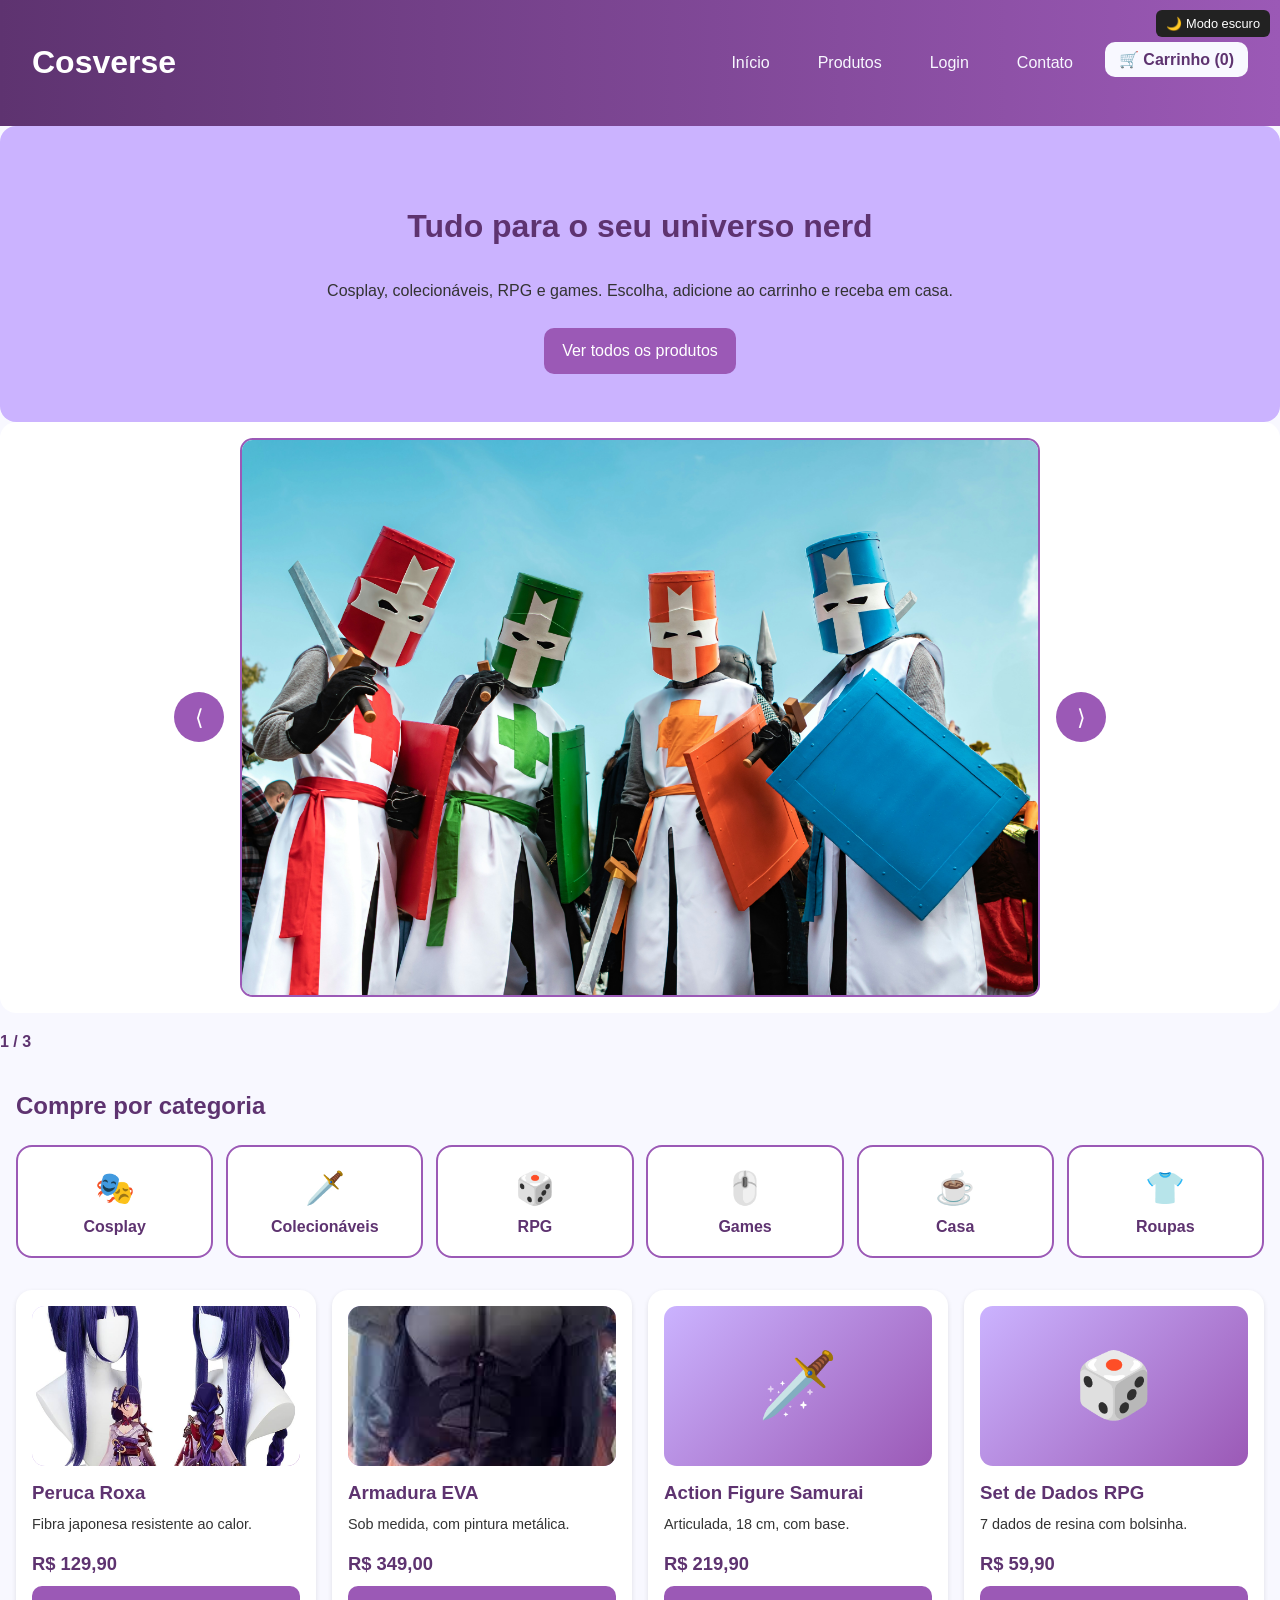
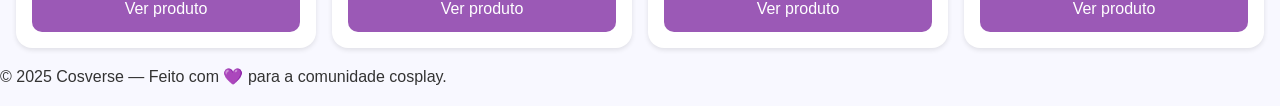
<file: index.html>
<!DOCTYPE html>
<html lang="pt-BR">
<head>
  <meta charset="utf-8" />
  <meta name="viewport" content="width=device-width, initial-scale=1" />
  <title>Cosverse - Itens nerd, cosplay e colecionáveis</title>
  <link rel="stylesheet" href="estileto.css" />
  <link rel="stylesheet" href="loja.css" />
</head>
<body>
  <a class="skip-link" href="#main-content">Ir para o conteúdo</a>

  <header role="banner">
    <div class="header-inner">
      <h1>Cosverse</h1>

<div class="access-controls">
    <button id="toggle-theme" class="btn-light">🌙 Dark Mode</button>
</div>


      <nav role="navigation" aria-label="Menu principal">
        <ul class="menu">
          <li><a href="index.html">Início</a></li>
          <li><a href="produtos.html">Produtos</a></li>
          <li><a href="login.html">Login</a></li>
          <li><a href="contato.html">Contato</a></li>
        </ul>
      </nav>
    </div>
  </header>
  <div id="vlibras-root" aria-hidden="true"></div>

  <main id="main-content" role="main">
    <section class="hero" role="region" aria-labelledby="hero-title">
      <h2 id="hero-title">Tudo para o seu universo nerd</h2>
      <p>Cosplay, colecionáveis, RPG e games. Escolha, adicione ao carrinho e receba em casa.</p>
      <a class="btn-link" href="produtos.html">Ver todos os produtos</a>
    </section>

    <section class="carrossel-container" aria-label="Galeria de imagens Cosverse" role="region">
      <div class="carrossel" aria-live="polite">
        <button id="prev" aria-label="Imagem anterior">⟨</button>
        <img id="preview" src="" alt="Carregando imagem do carrossel" />
        <button id="next" aria-label="Próxima imagem">⟩</button>
      </div>
      <p id="counter" class="contador" aria-atomic="true"></p>
    </section><section class="categorias" aria-labelledby="cat-title">
  <h2 id="cat-title">Compre por categoria</h2>
  <ul>
    <li><a href="produtos.html?cat=Cosplay"><span aria-hidden="true">🎭</span> Cosplay</a></li>
    <li><a href="produtos.html?cat=Colecionáveis"><span aria-hidden="true">🗡️</span> Colecionáveis</a></li>
    <li><a href="produtos.html?cat=RPG"><span aria-hidden="true">🎲</span> RPG</a></li>
    <li><a href="produtos.html?cat=Games"><span aria-hidden="true">🖱️</span> Games</a></li>
    <li><a href="produtos.html?cat=Casa"><span aria-hidden="true">☕</span> Casa</a></li>
    <li><a href="produtos.html?cat=Roupas"><span aria-hidden="true">👕</span> Roupas</a></li>
  </ul>
</section>

<section id="produtos" class="produtos" aria-label="Produtos em destaque" role="region">
  <article class="card produto" aria-labelledby="prod1">
    <div class="thumb"><img src="imagens/peruca_roxa-genshin_impact.jpg" alt="Peruca Roxa" onerror="this.replaceWith('💜')"></div>
    <h3 id="prod1">Peruca Roxa</h3>
    <p>Fibra japonesa resistente ao calor.</p>
    <span class="preco">R$ 129,90</span>
    <a class="btn-link" href="produto.html?id=1">Ver produto</a>
  </article>
  <article class="card produto" aria-labelledby="prod2">
    <div class="thumb"><img src="imagens/armadura_EVA.jpg" alt="Armadura EVA" onerror="this.replaceWith('🛡️')"></div>
    <h3 id="prod2">Armadura EVA</h3>
    <p>Sob medida, com pintura metálica.</p>
    <span class="preco">R$ 349,00</span>
    <a class="btn-link" href="produto.html?id=2">Ver produto</a>
  </article>
  <article class="card produto" aria-labelledby="prod3">
    <div class="thumb">🗡️</div>
    <h3 id="prod3">Action Figure Samurai</h3>
    <p>Articulada, 18 cm, com base.</p>
    <span class="preco">R$ 219,90</span>
    <a class="btn-link" href="produto.html?id=3">Ver produto</a>
  </article>
  <article class="card produto" aria-labelledby="prod4">
    <div class="thumb">🎲</div>
    <h3 id="prod4">Set de Dados RPG</h3>
    <p>7 dados de resina com bolsinha.</p>
    <span class="preco">R$ 59,90</span>
    <a class="btn-link" href="produto.html?id=4">Ver produto</a>
  </article>
</section>
    <footer id="contato" role="contentinfo">
      <p>© 2025 Cosverse — Feito com 💜 para a comunidade cosplay.</p>
    </footer>
  </main>
   <div vw class="enabled">
    <div vw-access-button class="active"></div>
    <div vw-plugin-wrapper>
      <div class="vw-plugin-top-wrapper"></div>
    </div>
  </div>
  <script defer src="https://vlibras.gov.br/app/vlibras-plugin.js"></script>
  <script defer>
    document.addEventListener("DOMContentLoaded", () => {
      if (window.VLibras) {
        new window.VLibras.Widget("https://vlibras.gov.br/app");
      }
    });
  </script>
  <script src="main_menu.js" defer></script>
  <script src="produtos-dados.js" defer></script>
  <script src="carrinho.js" defer></script>
  <script src="conta.js" defer></script>
</body>
</html>
</file>
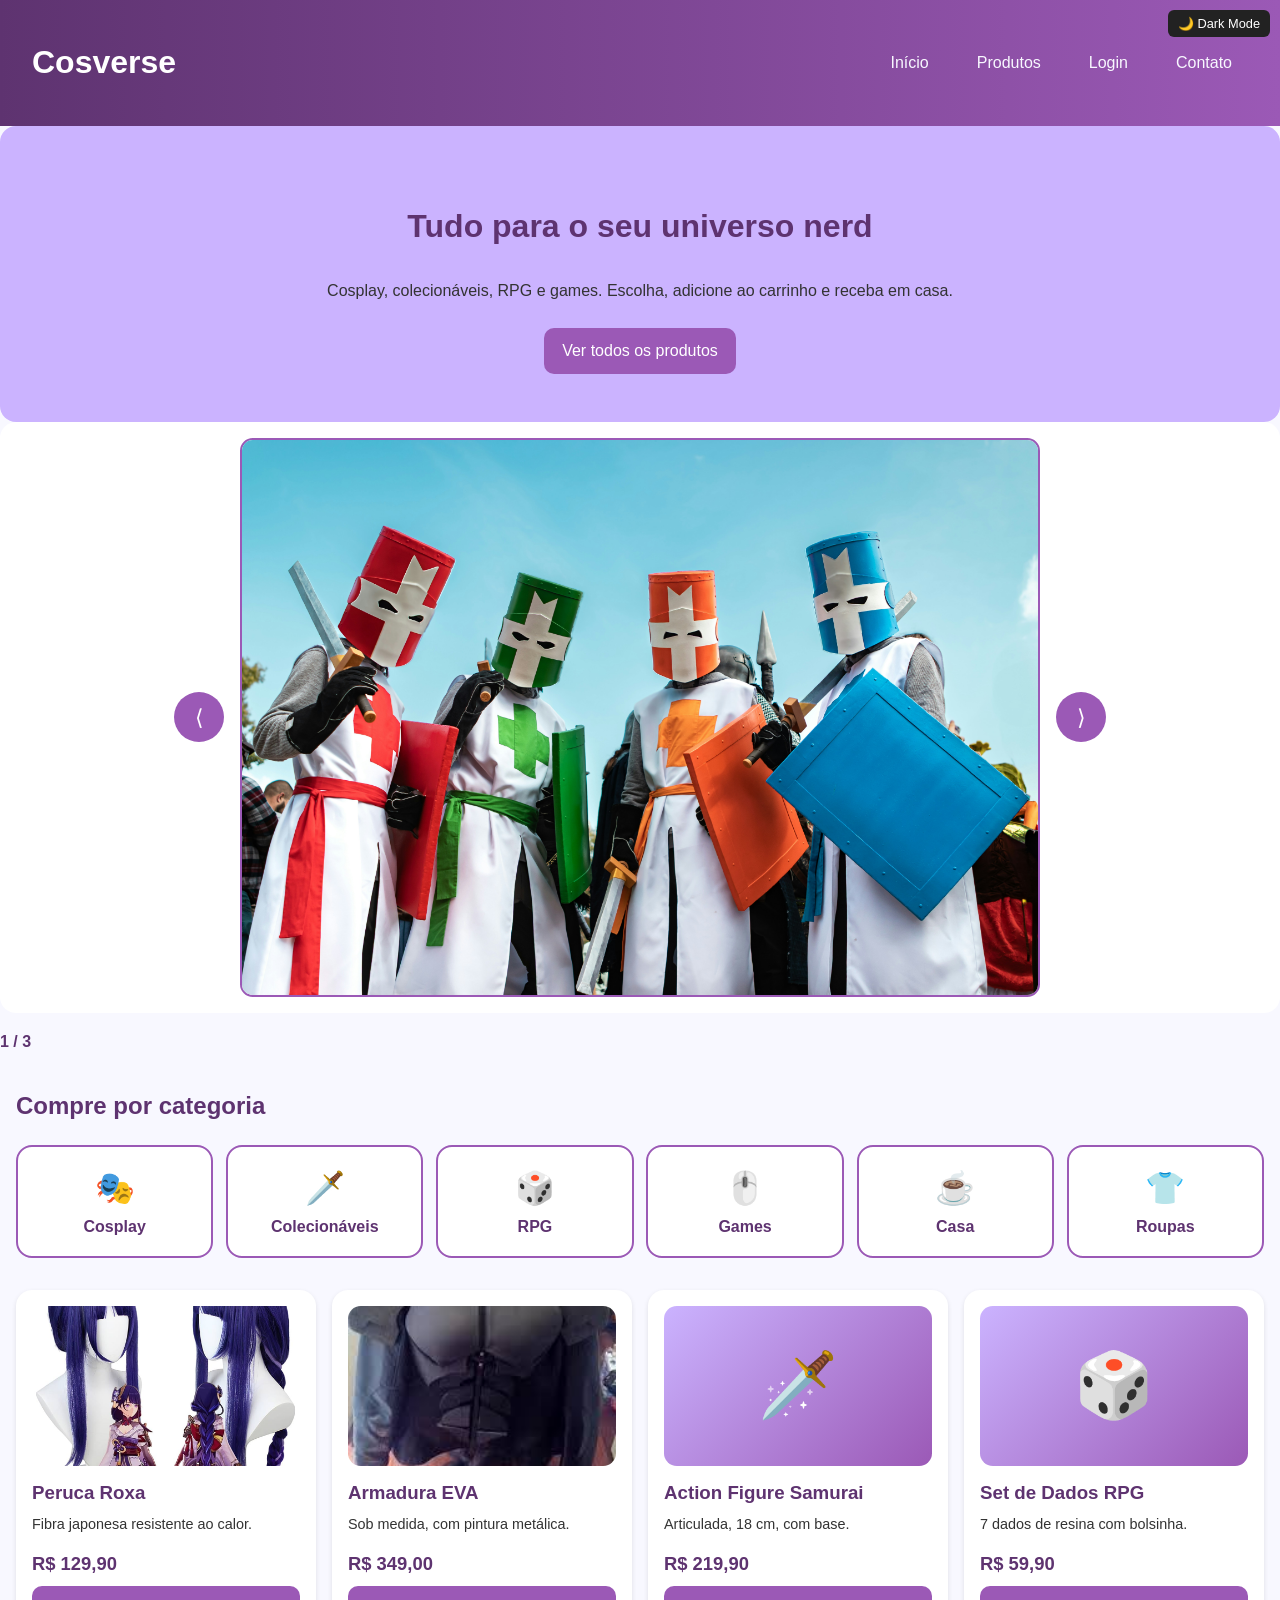
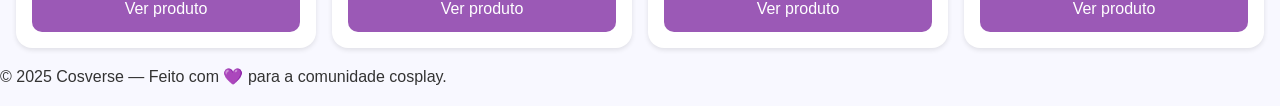
<file: Levelupbase/index.html>
<!DOCTYPE html>
<html lang="pt-BR">
<head>
  <meta charset="utf-8" />
  <meta name="viewport" content="width=device-width, initial-scale=1" />
  <title>Cosverse - Itens nerd, cosplay e colecionáveis</title>
  <link rel="stylesheet" href="estileto.css" />
  <link rel="stylesheet" href="loja.css" />
</head>
<body>
  <a class="skip-link" href="#main-content">Ir para o conteúdo</a>

  <header role="banner">
    <div class="header-inner">
      <h1>Cosverse</h1>

<div class="access-controls">
    <button id="toggle-theme" class="btn-light">🌙 Dark Mode</button>
</div>


      <nav role="navigation" aria-label="Menu principal">
        <ul class="menu" role="menubar">
          <li role="none"><a role="menuitem" href="index.html">Início</a></li>
          <li role="none"><a role="menuitem" href="produtos.html">Produtos</a></li>
          <li role="none"><a role="menuitem" href="login.html">Login</a></li>
          <li role="none"><a role="menuitem" href="contato.html">Contato</a></li>
        </ul>
      </nav>
    </div>
  </header>
  <div id="vlibras-root" aria-hidden="true"></div>

  <main id="main-content" role="main">
    <section class="hero" role="region" aria-labelledby="hero-title">
      <h2 id="hero-title">Tudo para o seu universo nerd</h2>
      <p>Cosplay, colecionáveis, RPG e games. Escolha, adicione ao carrinho e receba em casa.</p>
      <a class="btn-link" href="produtos.html">Ver todos os produtos</a>
    </section>

    <section class="carrossel-container" aria-label="Galeria de imagens Cosverse" role="region">
      <div class="carrossel" aria-live="polite">
        <button id="prev" aria-label="Imagem anterior">⟨</button>
        <img id="preview" src="" alt="Carregando imagem do carrossel" />
        <button id="next" aria-label="Próxima imagem">⟩</button>
      </div>
      <p id="counter" class="contador" aria-atomic="true"></p>
    </section><section class="categorias" aria-labelledby="cat-title">
  <h2 id="cat-title">Compre por categoria</h2>
  <ul>
    <li><a href="produtos.html?cat=Cosplay"><span aria-hidden="true">🎭</span> Cosplay</a></li>
    <li><a href="produtos.html?cat=Colecionáveis"><span aria-hidden="true">🗡️</span> Colecionáveis</a></li>
    <li><a href="produtos.html?cat=RPG"><span aria-hidden="true">🎲</span> RPG</a></li>
    <li><a href="produtos.html?cat=Games"><span aria-hidden="true">🖱️</span> Games</a></li>
    <li><a href="produtos.html?cat=Casa"><span aria-hidden="true">☕</span> Casa</a></li>
    <li><a href="produtos.html?cat=Roupas"><span aria-hidden="true">👕</span> Roupas</a></li>
  </ul>
</section>

<section id="produtos" class="produtos" aria-label="Produtos em destaque" role="region">
  <article class="card produto" aria-labelledby="prod1">
    <div class="thumb"><img src="imagens/peruca_roxa-genshin_impact.jpg" alt="Peruca Roxa" onerror="this.replaceWith('💜')"></div>
    <h3 id="prod1">Peruca Roxa</h3>
    <p>Fibra japonesa resistente ao calor.</p>
    <span class="preco">R$ 129,90</span>
    <a class="btn-link" href="produtos.html">Ver produto</a>
  </article>
  <article class="card produto" aria-labelledby="prod2">
    <div class="thumb"><img src="imagens/armadura_EVA.jpg" alt="Armadura EVA" onerror="this.replaceWith('🛡️')"></div>
    <h3 id="prod2">Armadura EVA</h3>
    <p>Sob medida, com pintura metálica.</p>
    <span class="preco">R$ 349,00</span>
    <a class="btn-link" href="produtos.html">Ver produto</a>
  </article>
  <article class="card produto" aria-labelledby="prod3">
    <div class="thumb">🗡️</div>
    <h3 id="prod3">Action Figure Samurai</h3>
    <p>Articulada, 18 cm, com base.</p>
    <span class="preco">R$ 219,90</span>
    <a class="btn-link" href="produtos.html">Ver produto</a>
  </article>
  <article class="card produto" aria-labelledby="prod4">
    <div class="thumb">🎲</div>
    <h3 id="prod4">Set de Dados RPG</h3>
    <p>7 dados de resina com bolsinha.</p>
    <span class="preco">R$ 59,90</span>
    <a class="btn-link" href="produtos.html">Ver produto</a>
  </article>
</section>
    <footer id="contato" role="contentinfo">
      <p>© 2025 Cosverse — Feito com 💜 para a comunidade cosplay.</p>
    </footer>
  </main>
   <div vw class="enabled">
    <div vw-access-button class="active"></div>
    <div vw-plugin-wrapper>
      <div class="vw-plugin-top-wrapper"></div>
    </div>
  </div>
  <script defer src="https://vlibras.gov.br/app/vlibras-plugin.js"></script>
  <script defer>
    document.addEventListener("DOMContentLoaded", () => {
      if (window.VLibras) {
        new window.VLibras.Widget("https://vlibras.gov.br/app");
      }
    });
  </script>
  <script src="main_menu.js" defer></script>
</body>
</html>
</file>
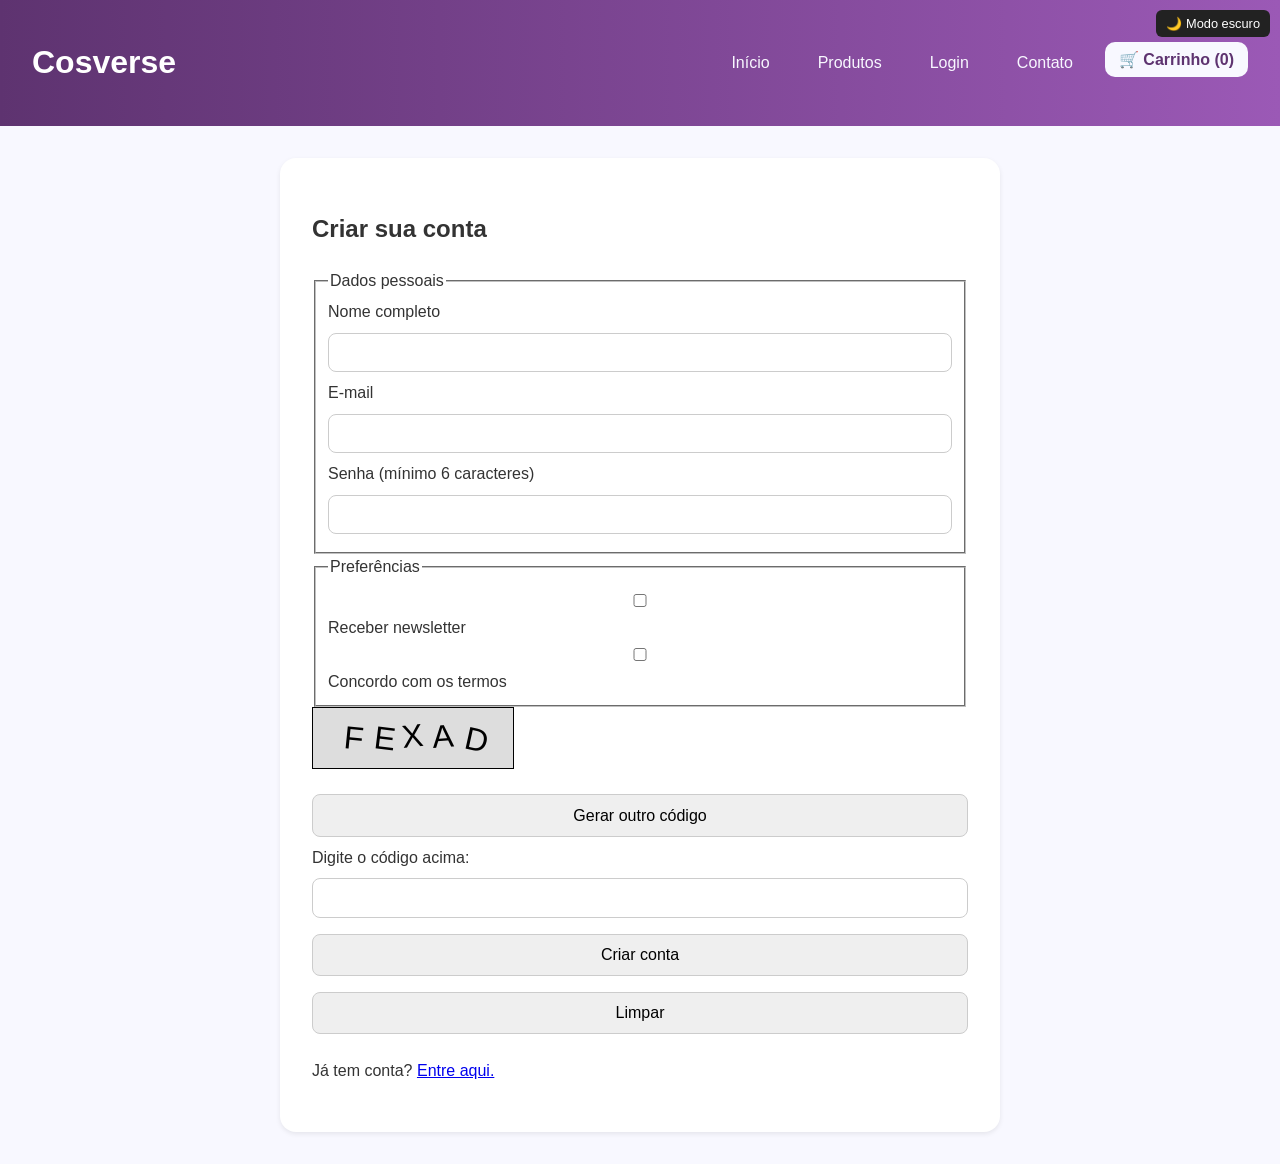
<file: cadastro.html>
<!DOCTYPE html>
<html lang="pt-BR">
<head>
  <meta charset="utf-8" />
  <meta name="viewport" content="width=device-width, initial-scale=1" />
  <title>Cadastro - Cosverse</title>
  <link rel="stylesheet" href="estileto.css" />
  <link rel="stylesheet" href="loja.css" />
</head>
<body>
  <a class="skip-link" href="#cadastro-section">Ir para o cadastro</a>

  <header role="banner">
    <div class="header-inner">
      <h1>Cosverse</h1>
      <div class="access-controls">
        <button id="toggle-theme" class="btn-light">🌙 Dark Mode</button>
      </div>
      <nav role="navigation" aria-label="Menu principal">
        <ul class="menu">
          <li><a href="index.html">Início</a></li>
          <li><a href="produtos.html">Produtos</a></li>
          <li><a href="login.html">Login</a></li>
          <li><a href="contato.html">Contato</a></li>
        </ul>
      </nav>
    </div>
  </header>

  <main role="main">
    <section id="cadastro-section" class="login" aria-labelledby="cadastro-title">
      <h2 id="cadastro-title">Criar sua conta</h2>

      <!-- action="#" é necessário: o main_menu.js usa form[action="#"] para validar o cadastro -->
      <form id="cadastro-form" action="#" method="post" novalidate>
        <fieldset>
          <legend>Dados pessoais</legend>
          <label for="nome">Nome completo</label>
          <input type="text" id="nome" name="nome" autocomplete="name" aria-required="true">
          <label for="email">E-mail</label>
          <input type="email" id="email" name="email" autocomplete="email" aria-required="true">
          <label for="senha">Senha (mínimo 6 caracteres)</label>
          <input type="password" id="senha" name="senha" autocomplete="new-password" aria-required="true">
        </fieldset>

        <fieldset>
          <legend>Preferências</legend>
          <label>
            <input type="checkbox" name="newsletter" id="newsletter"> Receber newsletter
          </label>
          <label>
            <input type="checkbox" name="termos" id="termos" aria-required="true"> Concordo com os termos
          </label>
        </fieldset>

        <canvas id="captchaCanvas" width="200" height="60" style="border:1px solid #000; margin-bottom:10px;"></canvas>
        <button type="button" onclick="gerarCaptcha()">Gerar outro código</button>

        <label for="captchaInput">Digite o código acima:</label>
        <input type="text" id="captchaInput" required>

        <button type="submit">Criar conta</button>
        <button type="reset">Limpar</button>
        <p id="mensagem" role="status" aria-live="polite"></p>
      </form>

      <p>Já tem conta? <a href="login.html">Entre aqui.</a></p>
    </section>
  </main>

  <div vw class="enabled">
    <div vw-access-button class="active"></div>
    <div vw-plugin-wrapper>
      <div class="vw-plugin-top-wrapper"></div>
    </div>
  </div>
  <script defer src="https://vlibras.gov.br/app/vlibras-plugin.js"></script>
  <script defer>
    document.addEventListener("DOMContentLoaded", () => {
      if (window.VLibras) new window.VLibras.Widget("https://vlibras.gov.br/app");
    });
  </script>
  <script src="main_menu.js" defer></script>
  <script src="produtos-dados.js" defer></script>
  <script src="carrinho.js" defer></script>
  <script src="conta.js" defer></script>
</body>
</html>
</file>
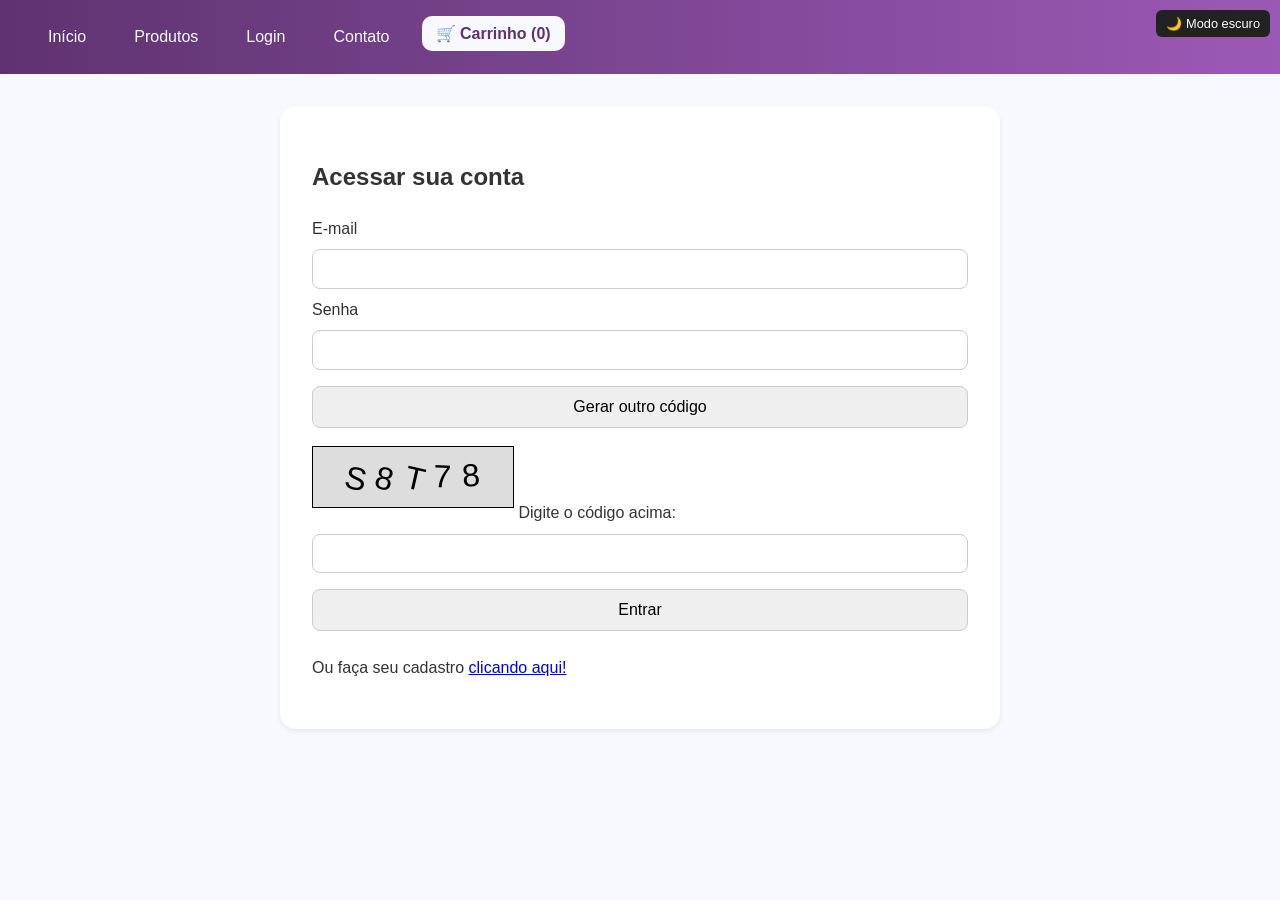
<file: checkout.html>
<!DOCTYPE html>
<html lang="pt-BR">
<head>
  <meta charset="utf-8" />
  <meta name="viewport" content="width=device-width, initial-scale=1" />
  <title>Finalizar compra - Cosverse</title>
  <link rel="stylesheet" href="estileto.css" />
  <link rel="stylesheet" href="loja.css" />
</head>
<body>
  <a class="skip-link" href="#main-content">Ir para o pedido</a>

  <header role="banner">
    <div class="header-inner">
      <h1>Cosverse</h1>
      <div class="access-controls">
        <button id="toggle-theme" class="btn-light">🌙 Dark Mode</button>
      </div>
      <nav role="navigation" aria-label="Menu principal">
        <ul class="menu">
          <li><a href="index.html">Início</a></li>
          <li><a href="produtos.html">Produtos</a></li>
          <li><a href="login.html">Login</a></li>
          <li><a href="contato.html">Contato</a></li>
        </ul>
      </nav>
    </div>
  </header>

  <main id="main-content" class="loja" role="main">
    <h2>Finalizar compra</h2>
    <div id="area" aria-live="polite"></div>
    <footer role="contentinfo">
      <p>© 2025 Cosverse — Feito com 💜 para a comunidade cosplay.</p>
    </footer>
  </main>

  <div vw class="enabled">
    <div vw-access-button class="active"></div>
    <div vw-plugin-wrapper>
      <div class="vw-plugin-top-wrapper"></div>
    </div>
  </div>
  <script defer src="https://vlibras.gov.br/app/vlibras-plugin.js"></script>
  <script defer>
    document.addEventListener("DOMContentLoaded", () => {
      if (window.VLibras) new window.VLibras.Widget("https://vlibras.gov.br/app");
    });
  </script>
  <script src="main_menu.js" defer></script>
  <script src="produtos-dados.js" defer></script>
  <script src="carrinho.js" defer></script>
  <script src="conta.js" defer></script>
  <script defer>
    document.addEventListener('DOMContentLoaded', () => {
      const C = window.Carrinho;
      const u = window.Conta.usuario();
      if (!u) { location.replace('login.html?voltar=checkout.html'); return; }
      const area = document.getElementById('area');
      const FRETE = 19.9, GRATIS_ACIMA = 200; // valores de exemplo (frete simulado)

      function desenhar() {
        const itens = C.lista();
        if (!itens.length) {
          area.innerHTML = '<p class="vazio">Seu carrinho está vazio. <a href="produtos.html">Escolha um produto</a>.</p>';
          return;
        }
        const sub = C.total();
        const frete = sub >= GRATIS_ACIMA ? 0 : FRETE;

        area.innerHTML = `
        <div class="checkout">
          <section class="login" aria-labelledby="dados-t">
            <h2 id="dados-t">Seus dados</h2>
            <form id="pedido" novalidate>
              <fieldset>
                <legend>Entrega</legend>
                <label for="k-nome">Nome completo</label>
                <input type="text" id="k-nome" autocomplete="name" aria-required="true">
                <label for="k-email">E-mail</label>
                <input type="email" id="k-email" autocomplete="email" aria-required="true">
                <div class="linha">
                  <div><label for="k-cep">CEP</label><input type="text" id="k-cep" inputmode="numeric" maxlength="9" autocomplete="postal-code" aria-required="true"></div>
                  <div><label for="k-num">Número</label><input type="text" id="k-num" aria-required="true"></div>
                </div>
                <label for="k-end">Endereço</label>
                <input type="text" id="k-end" autocomplete="street-address" aria-required="true">
                <label for="k-cid">Cidade</label>
                <input type="text" id="k-cid" autocomplete="address-level2" aria-required="true">
              </fieldset>
              <fieldset>
                <legend>Pagamento (simulado)</legend>
                <label class="opcao"><input type="radio" name="pag" value="Pix" checked> Pix</label>
                <label class="opcao"><input type="radio" name="pag" value="Cartão"> Cartão de crédito</label>
                <label class="opcao"><input type="radio" name="pag" value="Boleto"> Boleto</label>
                <p><small>Nenhum pagamento real é feito e nenhum dado de cartão é pedido.</small></p>
              </fieldset>
              <button type="submit" class="btn-comprar">Confirmar pedido</button>
              <p id="erro" class="error-msg" role="alert"></p>
            </form>
          </section>

          <section class="login" aria-labelledby="res-t">
            <h2 id="res-t">Resumo do pedido</h2>
            <ul class="resumo">
              ${itens.map(({ p, qtd }) => `<li><span>${qtd}× ${p.nome}</span><span>${C.real(p.preco * qtd)}</span></li>`).join('')}
              <li><span>Subtotal</span><span>${C.real(sub)}</span></li>
              <li><span>Frete (simulado)</span><span>${frete ? C.real(frete) : 'Grátis'}</span></li>
              <li class="total"><span>Total</span><span>${C.real(sub + frete)}</span></li>
            </ul>
            <small>Frete grátis em compras a partir de ${C.real(GRATIS_ACIMA)}.</small>
          </section>
        </div>`;

        document.getElementById('k-nome').value = u.nome;
        document.getElementById('k-email').value = u.email;
        document.getElementById('pedido').addEventListener('submit', (e) => {
          e.preventDefault();
          const ids = ['k-nome', 'k-email', 'k-cep', 'k-num', 'k-end', 'k-cid'];
          const campos = ids.map((i) => document.getElementById(i));
          campos.forEach((c) => c.classList.remove('error'));
          const ruins = campos.filter((c) => !c.value.trim());
          const email = campos[1];
          if (email.value.trim() && !email.checkValidity()) ruins.push(email);

          if (ruins.length) {
            ruins.forEach((c) => c.classList.add('error'));
            document.getElementById('erro').textContent = 'Preencha todos os campos de entrega corretamente.';
            ruins[0].focus();
            return;
          }

          const numero = 'CV-' + Date.now().toString().slice(-6);
          const pagamento = document.querySelector('input[name="pag"]:checked').value;
          const nome = campos[0].value.trim().split(' ')[0];
          const total = sub + frete;
          try {
            const todos = JSON.parse(localStorage.getItem('pedidos')) || [];
            todos.push({ numero, email: u.email, data: new Date().toISOString(), total, pagamento,
              itens: itens.map(({ p, qtd }) => ({ nome: p.nome, preco: p.preco, qtd })) });
            localStorage.setItem('pedidos', JSON.stringify(todos));
          } catch (err) {}
          C.limpar();

          area.innerHTML = `
            <section class="login confirmacao" aria-labelledby="ok-t">
              <div class="check" aria-hidden="true">✅</div>
              <h2 id="ok-t">Pedido confirmado!</h2>
              <p>Obrigado, ${nome}. Seu pedido <strong>${numero}</strong> de ${C.real(total)} foi registrado (pagamento: ${pagamento}).</p>
              <p><small>Esta é uma demonstração: nenhum pagamento foi cobrado e nada será enviado.</small></p>
              <a class="btn-link" href="pedidos.html">Ver meus pedidos</a>
              <a class="btn-link" href="produtos.html">Continuar comprando</a>
            </section>`;
          area.querySelector('h2').focus?.();
        });
      }

      C.aoMudar(desenhar);
      desenhar();
    });
  </script>
</body>
</html>
</file>
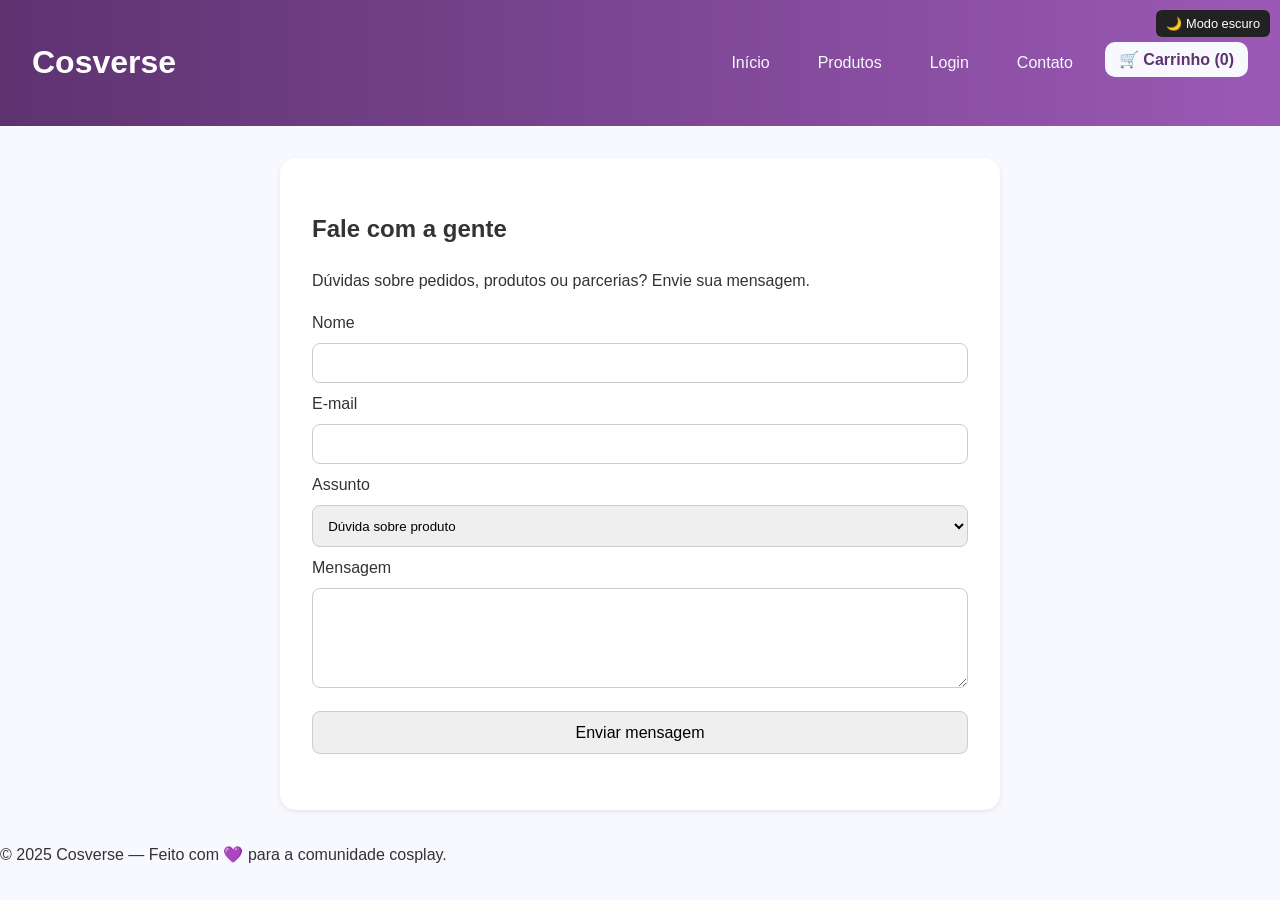
<file: contato.html>
<!DOCTYPE html>
<html lang="pt-BR">
<head>
  <meta charset="utf-8" />
  <meta name="viewport" content="width=device-width, initial-scale=1" />
  <title>Contato - Cosverse</title>
  <link rel="stylesheet" href="estileto.css" />
  <link rel="stylesheet" href="loja.css" />
</head>
<body>
  <a class="skip-link" href="#main-content">Ir para o formulário</a>

  <header role="banner">
    <div class="header-inner">
      <h1>Cosverse</h1>

      <div class="access-controls">
        <button id="toggle-theme" class="btn-light">🌙 Dark Mode</button>
      </div>

      <nav role="navigation" aria-label="Menu principal">
        <ul class="menu">
          <li><a href="index.html">Início</a></li>
          <li><a href="produtos.html">Produtos</a></li>
          <li><a href="login.html">Login</a></li>
          <li><a href="contato.html">Contato</a></li>
        </ul>
      </nav>
    </div>
  </header>

  <main id="main-content" role="main">
    <section class="login" aria-labelledby="contato-title">
      <h2 id="contato-title">Fale com a gente</h2>
      <p>Dúvidas sobre pedidos, produtos ou parcerias? Envie sua mensagem.</p>

      <!-- Sem action="#": o main_menu.js usa form[action="#"] para validar o cadastro -->
      <form id="contato-form" novalidate>
        <label for="c-nome">Nome</label>
        <input type="text" id="c-nome" name="nome" autocomplete="name" aria-required="true">

        <label for="c-email">E-mail</label>
        <input type="email" id="c-email" name="email" autocomplete="email" aria-required="true">

        <label for="c-assunto">Assunto</label>
        <select id="c-assunto" name="assunto">
          <option>Dúvida sobre produto</option>
          <option>Pedido ou entrega</option>
          <option>Troca ou devolução</option>
          <option>Parceria</option>
          <option>Outro</option>
        </select>

        <label for="c-msg">Mensagem</label>
        <textarea id="c-msg" name="mensagem" rows="5" aria-required="true"></textarea>

        <button type="submit" class="btn-enviar">Enviar mensagem</button>
        <p id="contato-status" role="status" aria-live="polite"></p>
      </form>
    </section>

    <footer id="contato" role="contentinfo">
      <p>© 2025 Cosverse — Feito com 💜 para a comunidade cosplay.</p>
    </footer>
  </main>

  <div vw class="enabled">
    <div vw-access-button class="active"></div>
    <div vw-plugin-wrapper>
      <div class="vw-plugin-top-wrapper"></div>
    </div>
  </div>
  <script defer src="https://vlibras.gov.br/app/vlibras-plugin.js"></script>
  <script defer>
    document.addEventListener("DOMContentLoaded", () => {
      if (window.VLibras) {
        new window.VLibras.Widget("https://vlibras.gov.br/app");
      }
    });
  </script>
  <script src="main_menu.js" defer></script>
  <script defer>
    document.addEventListener("DOMContentLoaded", () => {
      const form = document.getElementById("contato-form");
      const status = document.getElementById("contato-status");

      form.addEventListener("submit", (e) => {
        e.preventDefault();
        const campos = ["c-nome", "c-email", "c-msg"].map((id) => document.getElementById(id));
        campos.forEach((c) => c.classList.remove("error"));

        const invalidos = campos.filter((c) => !c.value.trim());
        const email = document.getElementById("c-email");
        if (email.value.trim() && !email.checkValidity() && !invalidos.includes(email)) invalidos.push(email);

        if (invalidos.length) {
          invalidos.forEach((c) => c.classList.add("error"));
          status.className = "error-msg";
          status.textContent = "Preencha nome, e-mail válido e mensagem para enviar.";
          invalidos[0].focus();
          return;
        }

        // Próximo passo: enviar para um back-end ou serviço de e-mail.
        status.className = "";
        status.textContent = "Mensagem enviada! Responderemos em até 2 dias úteis.";
        form.reset();
      });
    });
  </script>
  <script src="produtos-dados.js" defer></script>
  <script src="carrinho.js" defer></script>
  <script src="conta.js" defer></script>
</body>
</html>
</file>
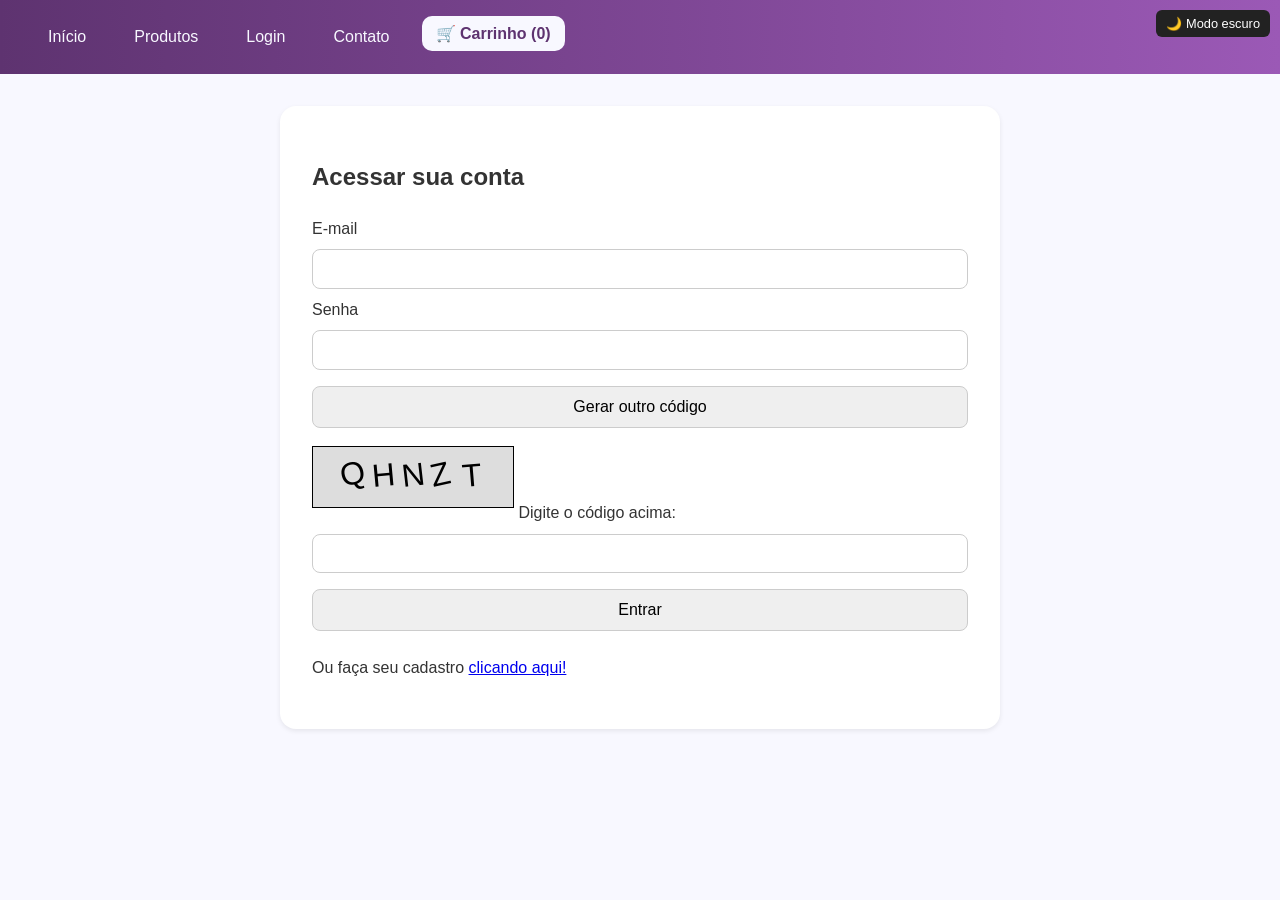
<file: login.html>
<!DOCTYPE html>
<html lang="pt-BR">
<head>
  <meta charset="utf-8" />
  <meta name="viewport" content="width=device-width, initial-scale=1" />
  <title>Login - Cosverse</title>
  <link rel="stylesheet" href="estileto.css" />
  <link rel="stylesheet" href="loja.css" />
</head>
<body>
  <a class="skip-link" href="#login-section">Ir para login</a>

  <header role="banner">
    <nav role="navigation" aria-label="Menu principal">
      <ul class="menu">
        <li><a href="index.html">Início</a></li>
        <li><a href="produtos.html">Produtos</a></li>
        <li><a href="login.html">Login</a></li>
        <li><a href="contato.html">Contato</a></li>
      </ul>
    </nav>
  </header>

  <div class="access-controls">
    <button id="toggle-theme" class="btn-light">🌙 Dark Mode</button>
  </div>

  <main role="main">
    <section id="login-section" class="login" aria-labelledby="login-title">
      <h2 id="login-title">Acessar sua conta</h2>

      <form id="login-form" role="form">
        <label for="usuario">E-mail</label>
        <input type="email" id="usuario" name="usuario" required autocomplete="username">

        <label for="senha">Senha</label>
        <input type="password" id="senha" name="senha" required autocomplete="current-password">

        <button type="button" onclick="gerarCaptcha()">Gerar outro código</button>

        <div id="captchaBox"
            style="font-size: 28px; 
                  font-weight: bold; 
                  letter-spacing: 5px; 
                  margin-bottom: 10px;">
        </div>

        <canvas id="captchaCanvas" width="200" height="60" style="border:1px solid #000; margin-bottom:10px;"></canvas>

        <label>Digite o código acima:</label>
        <input type="text" id="captchaInput" required>

        <button type="submit">Entrar</button>
        <p id="mensagem" role="status" aria-live="polite"></p>
      </form>

      <p>Ou faça seu cadastro <a href="cadastro.html">clicando aqui!</a></p>
    </section>
  </main>
  <div vw class="enabled">
    <div vw-access-button class="active"></div>
    <div vw-plugin-wrapper>
      <div class="vw-plugin-top-wrapper"></div>
    </div>
  </div>
  <script defer src="https://vlibras.gov.br/app/vlibras-plugin.js"></script>
  <script defer>
    document.addEventListener("DOMContentLoaded", () => {
      if (window.VLibras) {
        new window.VLibras.Widget("https://vlibras.gov.br/app");
      }
    });
  </script>

  <script src="main_menu.js" defer></script>
  <script src="produtos-dados.js" defer></script>
  <script src="carrinho.js" defer></script>
  <script src="conta.js" defer></script>
</body>
</html>
</file>
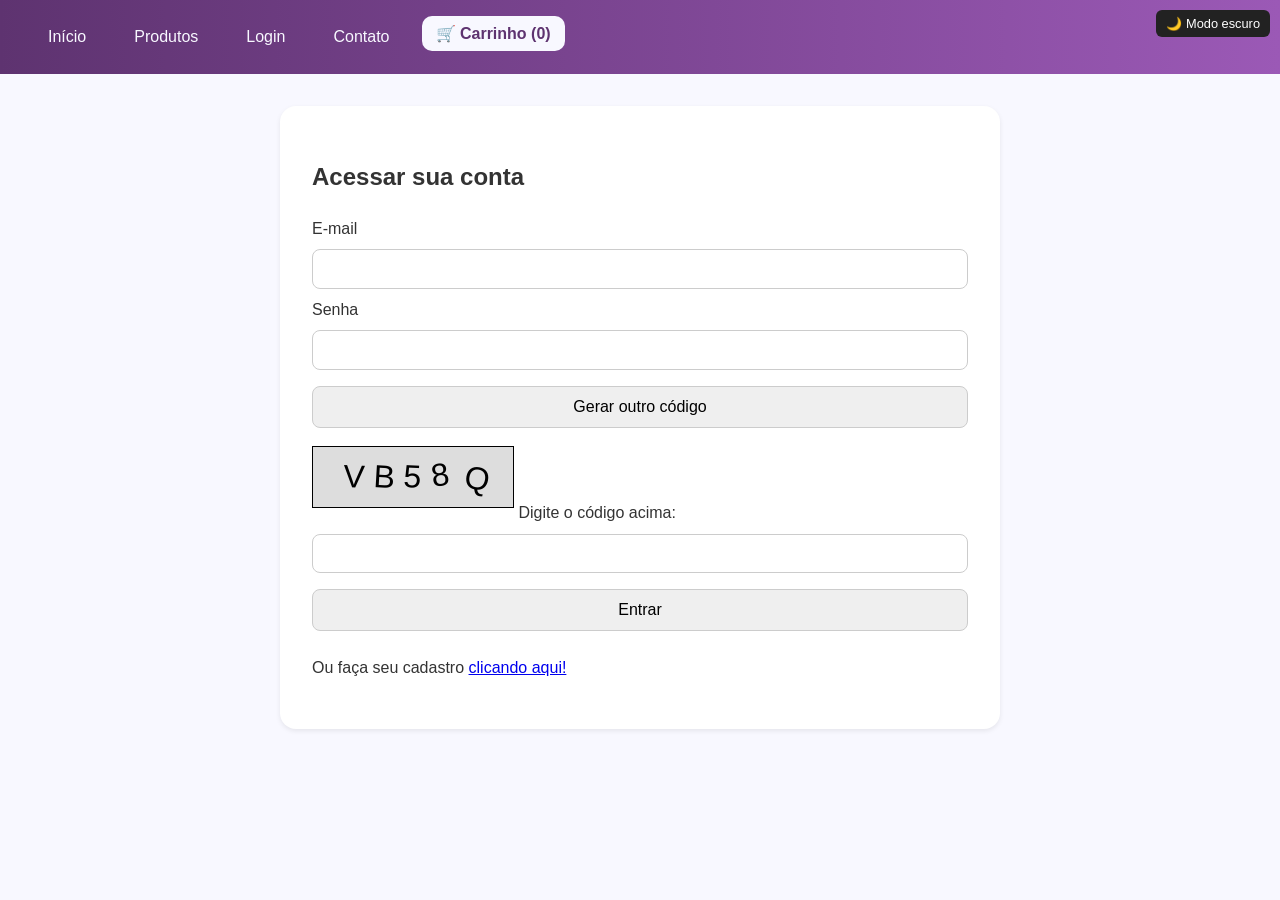
<file: pedidos.html>
<!DOCTYPE html>
<html lang="pt-BR">
<head>
  <meta charset="utf-8" />
  <meta name="viewport" content="width=device-width, initial-scale=1" />
  <title>Meus pedidos - Cosverse</title>
  <link rel="stylesheet" href="estileto.css" />
  <link rel="stylesheet" href="loja.css" />
</head>
<body>
  <a class="skip-link" href="#main-content">Ir para os pedidos</a>

  <header role="banner">
    <div class="header-inner">
      <h1>Cosverse</h1>
      <div class="access-controls">
        <button id="toggle-theme" class="btn-light">🌙 Dark Mode</button>
      </div>
      <nav role="navigation" aria-label="Menu principal">
        <ul class="menu">
          <li><a href="index.html">Início</a></li>
          <li><a href="produtos.html">Produtos</a></li>
          <li><a href="login.html">Login</a></li>
          <li><a href="contato.html">Contato</a></li>
        </ul>
      </nav>
    </div>
  </header>

  <main id="main-content" class="loja" role="main">
    <h2>Meus pedidos</h2>
    <section id="lista-pedidos" aria-live="polite"></section>
    <footer role="contentinfo">
      <p>© 2025 Cosverse — Feito com 💜 para a comunidade cosplay.</p>
    </footer>
  </main>

  <div vw class="enabled">
    <div vw-access-button class="active"></div>
    <div vw-plugin-wrapper>
      <div class="vw-plugin-top-wrapper"></div>
    </div>
  </div>
  <script defer src="https://vlibras.gov.br/app/vlibras-plugin.js"></script>
  <script defer>
    document.addEventListener("DOMContentLoaded", () => {
      if (window.VLibras) new window.VLibras.Widget("https://vlibras.gov.br/app");
    });
  </script>
  <script src="main_menu.js" defer></script>
  <script src="produtos-dados.js" defer></script>
  <script src="carrinho.js" defer></script>
  <script src="conta.js" defer></script>
  <script defer>
    document.addEventListener('DOMContentLoaded', () => {
      const u = window.Conta.usuario();
      if (!u) { location.replace('login.html?voltar=pedidos.html'); return; }

      const real = window.Carrinho.real;
      let todos = [];
      try { todos = JSON.parse(localStorage.getItem('pedidos')) || []; } catch (e) {}
      const meus = todos.filter((p) => p.email === u.email).reverse(); // mais recente primeiro
      const box = document.getElementById('lista-pedidos');

      if (!meus.length) {
        box.innerHTML = '<p class="vazio">Você ainda não fez nenhum pedido. <a href="produtos.html">Veja os produtos</a>.</p>';
        return;
      }

      box.innerHTML = meus.map((p) => `
        <article class="card pedido" aria-label="Pedido ${p.numero}">
          <h3>Pedido ${p.numero}</h3>
          <p><small>${new Date(p.data).toLocaleString('pt-BR')} · Pagamento: ${p.pagamento}</small></p>
          <ul class="resumo">
            ${p.itens.map((i) => `<li><span>${i.qtd}× ${i.nome}</span><span>${real(i.preco * i.qtd)}</span></li>`).join('')}
            <li class="total"><span>Total (com frete)</span><span>${real(p.total)}</span></li>
          </ul>
        </article>`).join('');
    });
  </script>
</body>
</html>
</file>
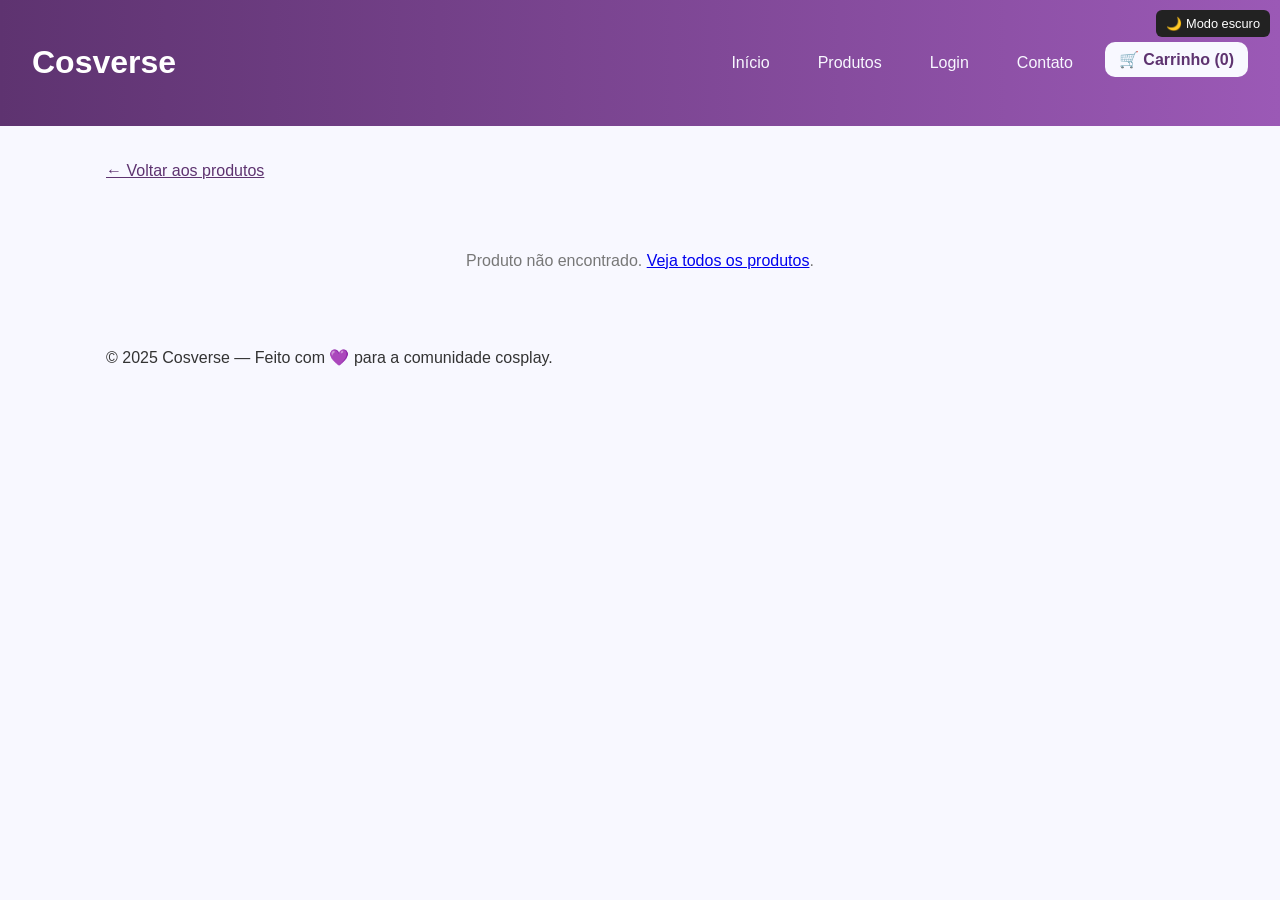
<file: produto.html>
<!DOCTYPE html>
<html lang="pt-BR">
<head>
  <meta charset="utf-8" />
  <meta name="viewport" content="width=device-width, initial-scale=1" />
  <title>Produto - Cosverse</title>
  <link rel="stylesheet" href="estileto.css" />
  <link rel="stylesheet" href="loja.css" />
</head>
<body>
  <a class="skip-link" href="#main-content">Ir para o produto</a>

  <header role="banner">
    <div class="header-inner">
      <h1>Cosverse</h1>
      <div class="access-controls">
        <button id="toggle-theme" class="btn-light">🌙 Dark Mode</button>
      </div>
      <nav role="navigation" aria-label="Menu principal">
        <ul class="menu">
          <li><a href="index.html">Início</a></li>
          <li><a href="produtos.html">Produtos</a></li>
          <li><a href="login.html">Login</a></li>
          <li><a href="contato.html">Contato</a></li>
        </ul>
      </nav>
    </div>
  </header>

  <main id="main-content" class="loja" role="main">
    <a class="voltar" href="produtos.html">← Voltar aos produtos</a>
    <section id="detalhe" aria-live="polite"></section>
    <section id="relacionados" class="relacionados" aria-label="Produtos relacionados"></section>
    <footer role="contentinfo">
      <p>© 2025 Cosverse — Feito com 💜 para a comunidade cosplay.</p>
    </footer>
  </main>

  <div vw class="enabled">
    <div vw-access-button class="active"></div>
    <div vw-plugin-wrapper>
      <div class="vw-plugin-top-wrapper"></div>
    </div>
  </div>
  <script defer src="https://vlibras.gov.br/app/vlibras-plugin.js"></script>
  <script defer>
    document.addEventListener("DOMContentLoaded", () => {
      if (window.VLibras) new window.VLibras.Widget("https://vlibras.gov.br/app");
    });
  </script>
  <script src="main_menu.js" defer></script>
  <script src="produtos-dados.js" defer></script>
  <script src="carrinho.js" defer></script>
  <script src="conta.js" defer></script>
  <script defer>
    document.addEventListener('DOMContentLoaded', () => {
      const C = window.Carrinho;
      const id = new URLSearchParams(location.search).get('id');
      const p = window.PRODUTOS.find((x) => x.id == id);
      const box = document.getElementById('detalhe');

      if (!p) {
        box.innerHTML = '<p class="vazio">Produto não encontrado. <a href="produtos.html">Veja todos os produtos</a>.</p>';
        return;
      }

      document.title = `${p.nome} - Cosverse`;
      box.innerHTML = `
        <div class="detalhe">
          <div class="thumb">${C.thumb(p)}</div>
          <div>
            <h2>${p.nome}</h2>
            <p>Categoria: <a href="produtos.html?cat=${p.cat}">${p.cat}</a></p>
            <p>${p.desc}</p>
            <span class="preco">${C.real(p.preco)}</span>
            <div class="seletor" role="group" aria-label="Quantidade">
              <button type="button" id="menos" aria-label="Diminuir quantidade">−</button>
              <output id="q" aria-live="polite">1</output>
              <button type="button" id="mais" aria-label="Aumentar quantidade">+</button>
            </div>
            <button type="button" id="comprar">Adicionar ao carrinho</button>
          </div>
        </div>`;

      let q = 1;
      const saida = document.getElementById('q');
      document.getElementById('menos').addEventListener('click', () => { q = Math.max(1, q - 1); saida.textContent = q; });
      document.getElementById('mais').addEventListener('click', () => { q = Math.min(10, q + 1); saida.textContent = q; });
      document.getElementById('comprar').addEventListener('click', () => { C.add(p.id, q); C.abrir(true); });

      const rel = window.PRODUTOS.filter((x) => x.cat === p.cat && x.id !== p.id).slice(0, 3);
      if (rel.length) {
        document.getElementById('relacionados').innerHTML = `
          <h2>Você também pode gostar</h2>
          <div class="grade">${rel.map((r) => `
            <article class="card produto">
              <a class="thumb" href="produto.html?id=${r.id}" aria-label="Ver ${r.nome}">${C.thumb(r)}</a>
              <h3><a href="produto.html?id=${r.id}">${r.nome}</a></h3>
              <span class="preco">${C.real(r.preco)}</span>
            </article>`).join('')}</div>`;
      }
    });
  </script>
</body>
</html>
</file>
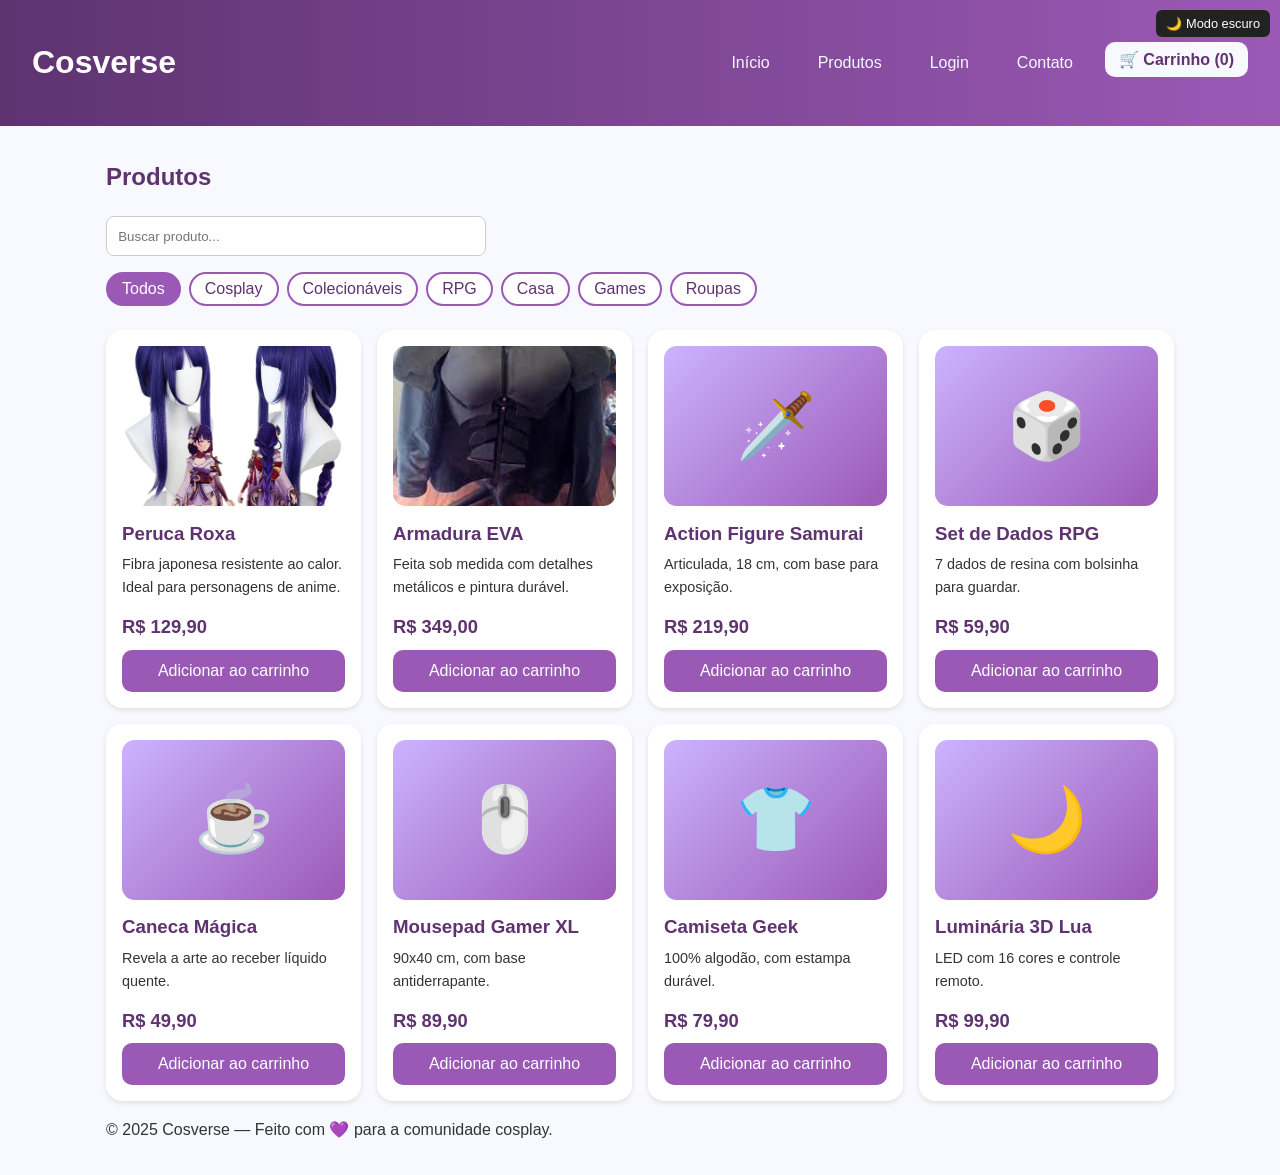
<file: produtos.html>
<!DOCTYPE html>
<html lang="pt-BR">
<head>
  <meta charset="utf-8" />
  <meta name="viewport" content="width=device-width, initial-scale=1" />
  <title>Produtos - Cosverse</title>
  <link rel="stylesheet" href="estileto.css" />
  <link rel="stylesheet" href="loja.css" />
</head>
<body>
  <a class="skip-link" href="#main-content">Ir para os produtos</a>

  <header role="banner">
    <div class="header-inner">
      <h1>Cosverse</h1>

      <div class="access-controls">
        <button id="toggle-theme" class="btn-light">🌙 Dark Mode</button>
      </div>

      <nav role="navigation" aria-label="Menu principal">
        <ul class="menu">
          <li><a href="index.html">Início</a></li>
          <li><a href="produtos.html">Produtos</a></li>
          <li><a href="login.html">Login</a></li>
          <li><a href="contato.html">Contato</a></li>
        </ul>
      </nav>
    </div>
  </header>

  <main id="main-content" class="loja" role="main">
    <h2>Produtos</h2>
    <label for="busca" class="sr-only">Buscar produto</label>
    <input id="busca" class="busca" type="search" placeholder="Buscar produto..." />
    <div id="filtros" class="filtros" role="group" aria-label="Filtrar por categoria"></div>
    <section id="grade" class="grade" aria-live="polite" aria-label="Lista de produtos"></section>

    <footer role="contentinfo">
      <p>© 2025 Cosverse — Feito com 💜 para a comunidade cosplay.</p>
    </footer>
  </main>

  <div vw class="enabled">
    <div vw-access-button class="active"></div>
    <div vw-plugin-wrapper>
      <div class="vw-plugin-top-wrapper"></div>
    </div>
  </div>
  <script defer src="https://vlibras.gov.br/app/vlibras-plugin.js"></script>
  <script defer>
    document.addEventListener("DOMContentLoaded", () => {
      if (window.VLibras) {
        new window.VLibras.Widget("https://vlibras.gov.br/app");
      }
    });
  </script>
  <script src="main_menu.js" defer></script>
  <script src="produtos-dados.js" defer></script>
  <script src="carrinho.js" defer></script>
  <script src="conta.js" defer></script>
  <script src="loja.js" defer></script>
</body>
</html>
</file>
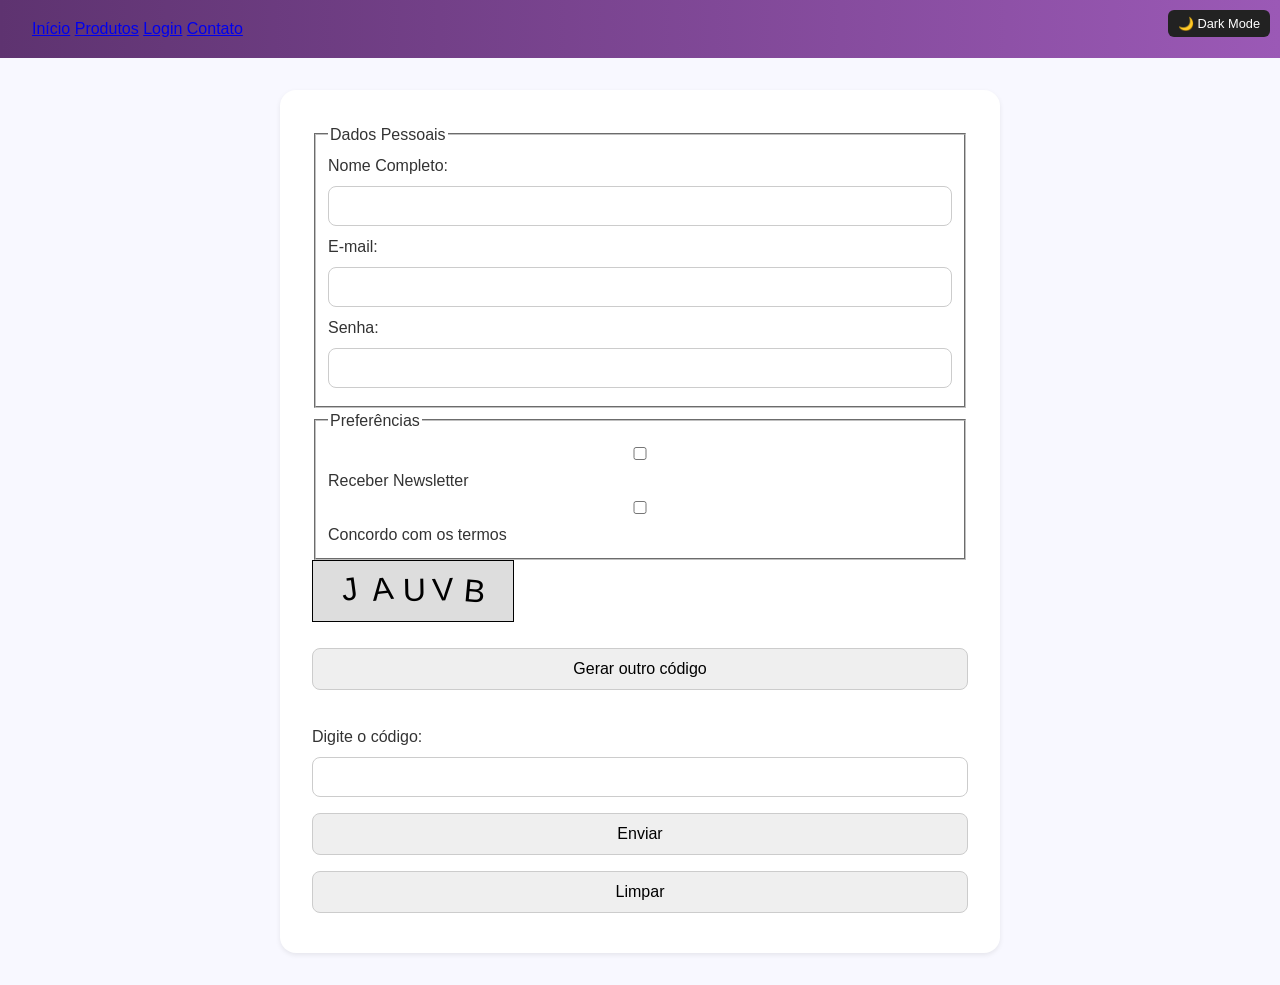
<file: Levelupbase/cadastro.html>
<!DOCTYPE html>
<html lang="pt-br">

<head>
    <meta charset="UTF-8">
    <meta name="viewport" content="width=device-width, initial-scale=1.0">
    <link rel="stylesheet" href="estileto.css" />
    <title>Login</title>
</head>

<header>
    <nav aria-label="Menu principal">
        <a href="index.html" tabindex="0">Início</a>
        <a href="produtos.html" tabindex="0">Produtos</a>
        <a href="login.html" tabindex="0">Login</a>
        <a href="contato.html" tabindex="0">Contato</a>
    </nav>
</header>
<div class="access-controls">
    <button id="toggle-theme" class="btn-light">🌙 Dark Mode</button>
</div>
<body>
    <section id="login" class="login">
        <form action="#" method="post" novalidate>
            <fieldset>
                <legend>Dados Pessoais</legend>
                <label for="nome">Nome Completo:</label>
                <input type="text" id="nome" name="nome" aria-required="true">
                <label for="email">E-mail:</label>
                <input type="email" id="email" name="email" aria-required="true">
                <label for="senha">Senha:</label>
                <input type="password" id="senha" name="senha" aria-required="trFue">
            </fieldset>
            <fieldset>
                <legend>Preferências</legend>
                <label>
                    <input type="checkbox" name="newsletter" id="newsletter"> Receber Newsletter
                </label>
                <label>
                    <input type="checkbox" name="termos" id="termos" aria-required="true"> Concordo com os termos
                </label>
            </fieldset>
            <canvas id="captchaCanvas" width="200" height="60" style="border:1px solid #000; margin-bottom:10px;"></canvas>

    <button type="button" onclick="gerarCaptcha()">Gerar outro código</button>

    <br><br>
    <label>Digite o código:</label>
    <input type="text" id="captchaInput" required>
            <button type="submit">Enviar</button>
            <button type="reset">Limpar</button>
        </form>
         <div vw class="enabled">
    <div vw-access-button class="active"></div>
    <div vw-plugin-wrapper>
      <div class="vw-plugin-top-wrapper"></div>
    </div>
    
  </div>
  <script defer src="https://vlibras.gov.br/app/vlibras-plugin.js"></script>
  <script defer>
    document.addEventListener("DOMContentLoaded", () => {
      if (window.VLibras) {
        new window.VLibras.Widget("https://vlibras.gov.br/app");
      }
    });
  </script>
        <script src="main_menu.js"></script>
</body>

</html>
</file>
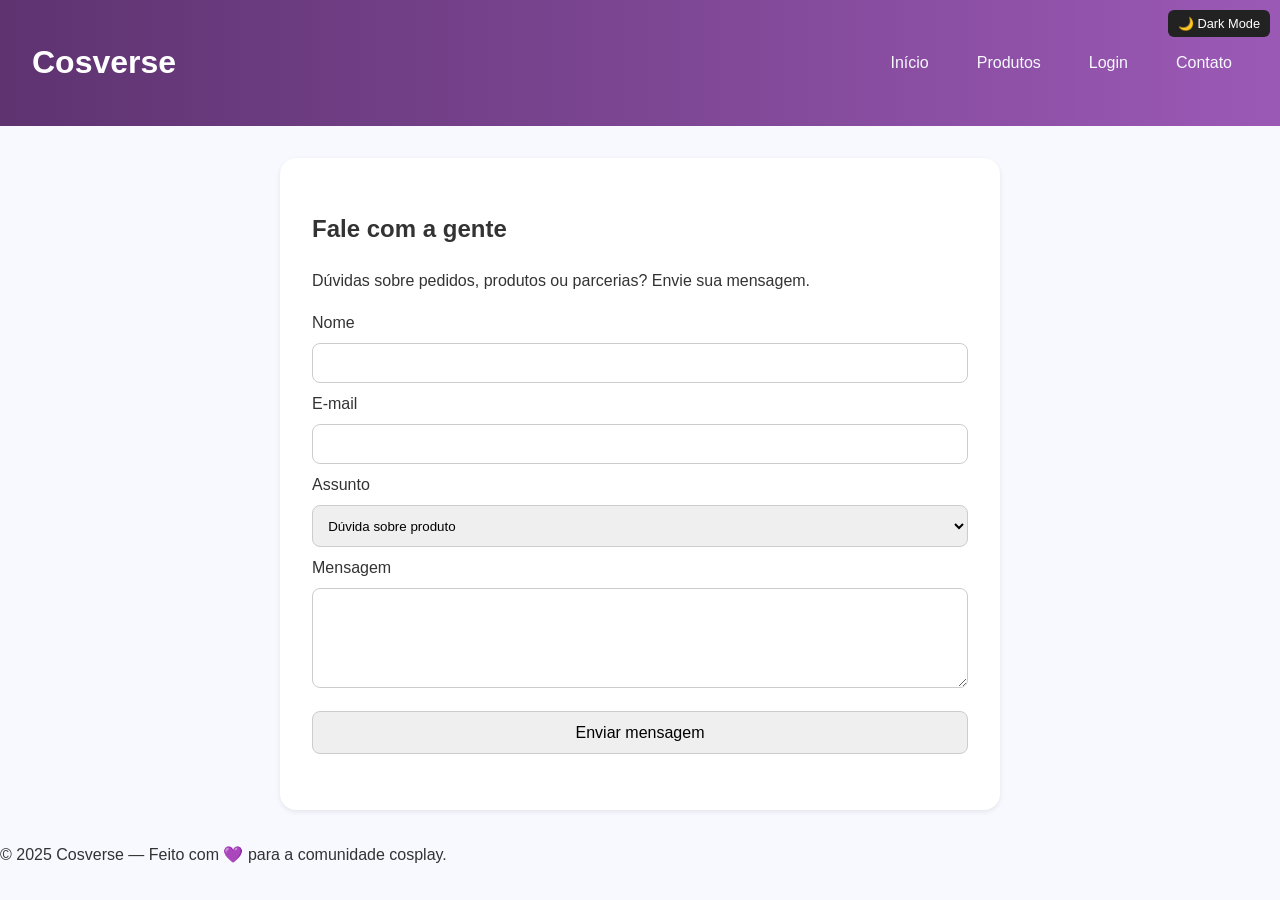
<file: Levelupbase/contato.html>
<!DOCTYPE html>
<html lang="pt-BR">
<head>
  <meta charset="utf-8" />
  <meta name="viewport" content="width=device-width, initial-scale=1" />
  <title>Contato - Cosverse</title>
  <link rel="stylesheet" href="estileto.css" />
  <link rel="stylesheet" href="loja.css" />
</head>
<body>
  <a class="skip-link" href="#main-content">Ir para o formulário</a>

  <header role="banner">
    <div class="header-inner">
      <h1>Cosverse</h1>

      <div class="access-controls">
        <button id="toggle-theme" class="btn-light">🌙 Dark Mode</button>
      </div>

      <nav role="navigation" aria-label="Menu principal">
        <ul class="menu">
          <li><a href="index.html">Início</a></li>
          <li><a href="produtos.html">Produtos</a></li>
          <li><a href="login.html">Login</a></li>
          <li><a href="contato.html">Contato</a></li>
        </ul>
      </nav>
    </div>
  </header>

  <main id="main-content" role="main">
    <section class="login" aria-labelledby="contato-title">
      <h2 id="contato-title">Fale com a gente</h2>
      <p>Dúvidas sobre pedidos, produtos ou parcerias? Envie sua mensagem.</p>

      <!-- Sem action="#": o main_menu.js usa form[action="#"] para validar o cadastro -->
      <form id="contato-form" novalidate>
        <label for="c-nome">Nome</label>
        <input type="text" id="c-nome" name="nome" autocomplete="name" aria-required="true">

        <label for="c-email">E-mail</label>
        <input type="email" id="c-email" name="email" autocomplete="email" aria-required="true">

        <label for="c-assunto">Assunto</label>
        <select id="c-assunto" name="assunto">
          <option>Dúvida sobre produto</option>
          <option>Pedido ou entrega</option>
          <option>Troca ou devolução</option>
          <option>Parceria</option>
          <option>Outro</option>
        </select>

        <label for="c-msg">Mensagem</label>
        <textarea id="c-msg" name="mensagem" rows="5" aria-required="true"></textarea>

        <button type="submit" class="btn-enviar">Enviar mensagem</button>
        <p id="contato-status" role="status" aria-live="polite"></p>
      </form>
    </section>

    <footer id="contato" role="contentinfo">
      <p>© 2025 Cosverse — Feito com 💜 para a comunidade cosplay.</p>
    </footer>
  </main>

  <div vw class="enabled">
    <div vw-access-button class="active"></div>
    <div vw-plugin-wrapper>
      <div class="vw-plugin-top-wrapper"></div>
    </div>
  </div>
  <script defer src="https://vlibras.gov.br/app/vlibras-plugin.js"></script>
  <script defer>
    document.addEventListener("DOMContentLoaded", () => {
      if (window.VLibras) {
        new window.VLibras.Widget("https://vlibras.gov.br/app");
      }
    });
  </script>
  <script src="main_menu.js" defer></script>
  <script defer>
    document.addEventListener("DOMContentLoaded", () => {
      const form = document.getElementById("contato-form");
      const status = document.getElementById("contato-status");

      form.addEventListener("submit", (e) => {
        e.preventDefault();
        const campos = ["c-nome", "c-email", "c-msg"].map((id) => document.getElementById(id));
        campos.forEach((c) => c.classList.remove("error"));

        const invalidos = campos.filter((c) => !c.value.trim());
        const email = document.getElementById("c-email");
        if (email.value.trim() && !email.checkValidity() && !invalidos.includes(email)) invalidos.push(email);

        if (invalidos.length) {
          invalidos.forEach((c) => c.classList.add("error"));
          status.className = "error-msg";
          status.textContent = "Preencha nome, e-mail válido e mensagem para enviar.";
          invalidos[0].focus();
          return;
        }

        // Próximo passo: enviar para um back-end ou serviço de e-mail.
        status.className = "";
        status.textContent = "Mensagem enviada! Responderemos em até 2 dias úteis.";
        form.reset();
      });
    });
  </script>
</body>
</html>
</file>
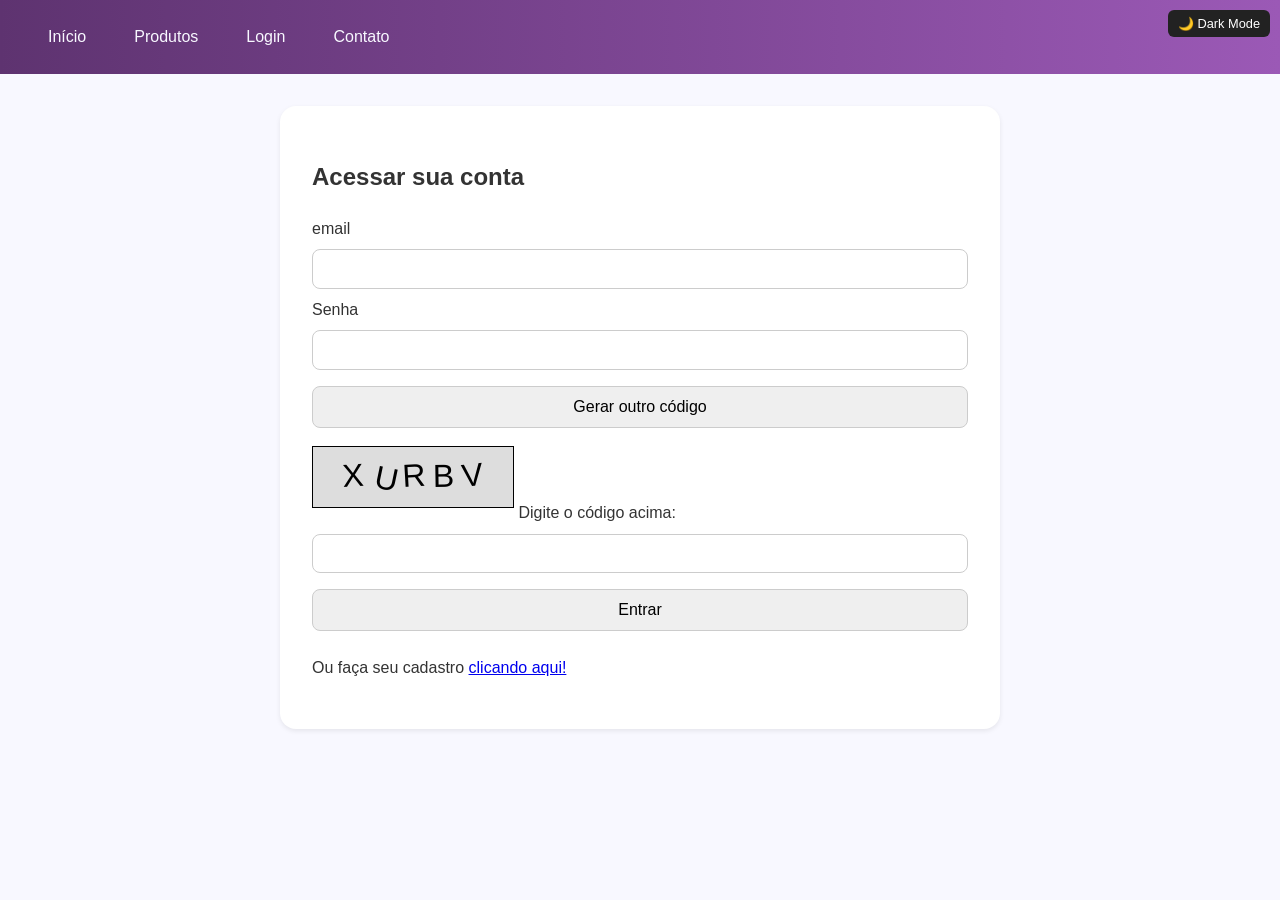
<file: Levelupbase/login.html>
<!DOCTYPE html>
<html lang="pt-BR">
<head>
  <meta charset="utf-8" />
  <meta name="viewport" content="width=device-width, initial-scale=1" />
  <title>Login - Cosverse</title>
  <link rel="stylesheet" href="estileto.css" />
</head>
<body>
  <a class="skip-link" href="#login-section">Ir para login</a>

  <header role="banner">
    <nav role="navigation" aria-label="Menu principal">
      <ul class="menu">
        <li><a href="index.html">Início</a></li>
        <li><a href="produtos.html">Produtos</a></li>
        <li><a href="login.html">Login</a></li>
        <li><a href="contato.html">Contato</a></li>
      </ul>
    </nav>
  </header>

  <div class="access-controls">
    <button id="toggle-theme" class="btn-light">🌙 Dark Mode</button>
  </div>

  <main role="main">
    <section id="login-section" class="login" aria-labelledby="login-title">
      <h2 id="login-title">Acessar sua conta</h2>

      <form id="login-form" onsubmit="return verificarCaptcha(event)" role="form">
        <label for="usuario">email</label>
        <input type="text" id="usuario" name="usuario" required autocomplete="username">

        <label for="senha">Senha</label>
        <input type="password" id="senha" name="senha" required autocomplete="current-password">

        <button type="button" onclick="gerarCaptcha()">Gerar outro código</button>

        <div id="captchaBox"
            style="font-size: 28px; 
                  font-weight: bold; 
                  letter-spacing: 5px; 
                  margin-bottom: 10px;">
        </div>

        <canvas id="captchaCanvas" width="200" height="60" style="border:1px solid #000; margin-bottom:10px;"></canvas>

        <label>Digite o código acima:</label>
        <input type="text" id="captchaInput" required>

        <button type="submit">Entrar</button>
        <p id="mensagem" role="status" aria-live="polite"></p>
      </form>

      <p>Ou faça seu cadastro <a href="cadastro.html">clicando aqui!</a></p>
    </section>
  </main>
  <div vw class="enabled">
    <div vw-access-button class="active"></div>
    <div vw-plugin-wrapper>
      <div class="vw-plugin-top-wrapper"></div>
    </div>
  </div>
  <script defer src="https://vlibras.gov.br/app/vlibras-plugin.js"></script>
  <script defer>
    document.addEventListener("DOMContentLoaded", () => {
      if (window.VLibras) {
        new window.VLibras.Widget("https://vlibras.gov.br/app");
      }
    });
  </script>

  <script src="main_menu.js" defer></script>
</body>
</html>
</file>
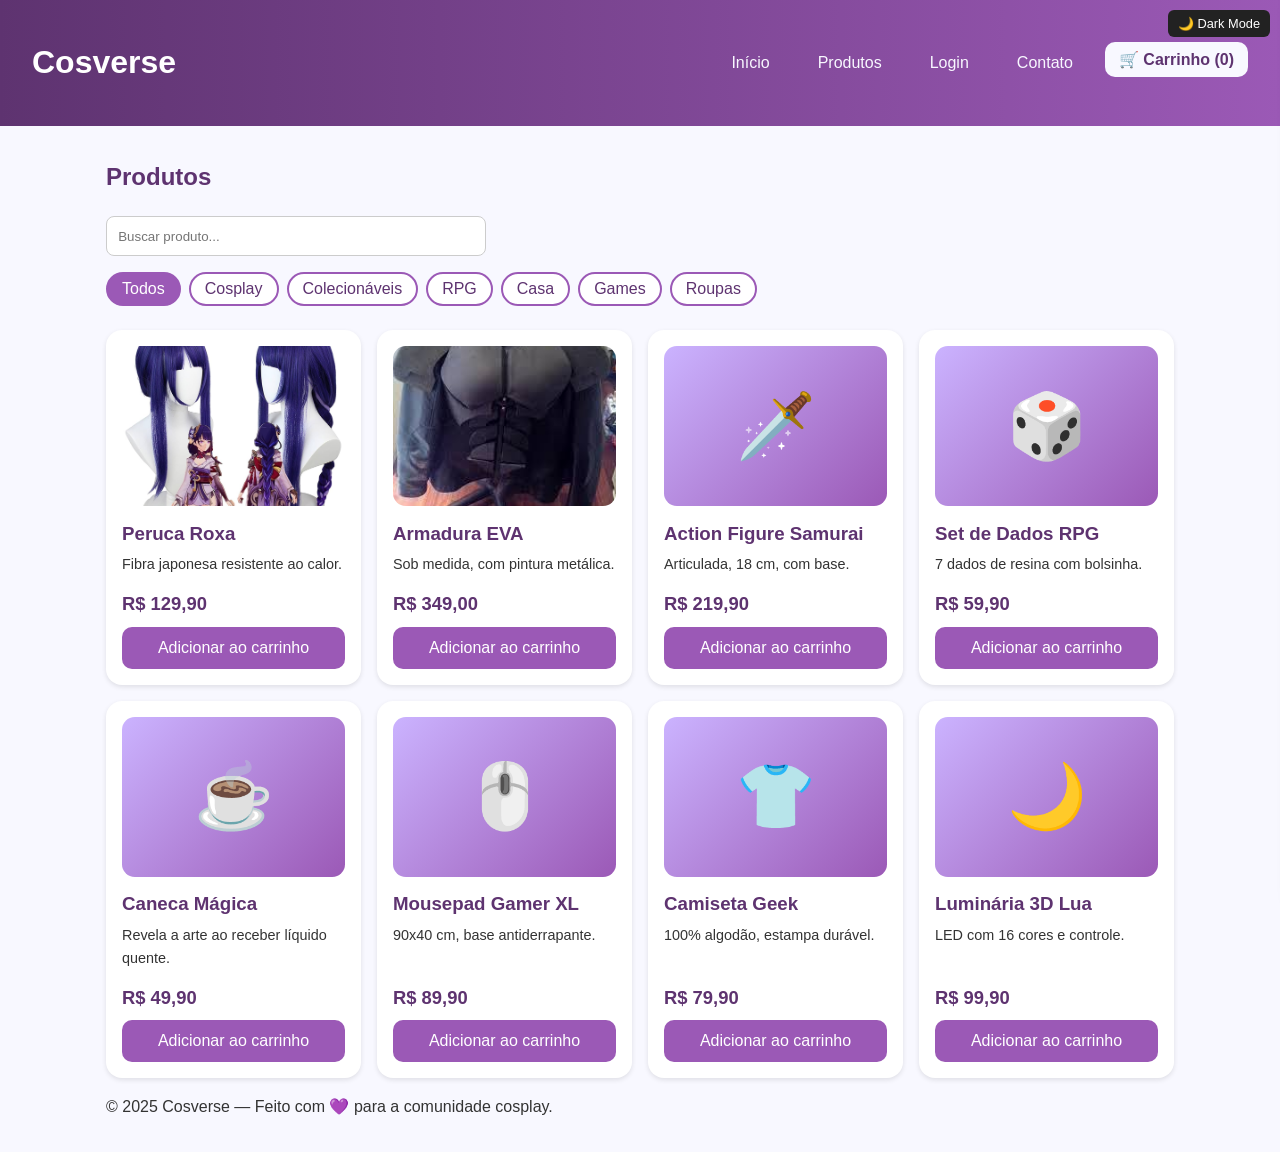
<file: Levelupbase/produtos.html>
<!DOCTYPE html>
<html lang="pt-BR">
<head>
  <meta charset="utf-8" />
  <meta name="viewport" content="width=device-width, initial-scale=1" />
  <title>Produtos - Cosverse</title>
  <link rel="stylesheet" href="estileto.css" />
  <link rel="stylesheet" href="loja.css" />
</head>
<body>
  <a class="skip-link" href="#main-content">Ir para os produtos</a>

  <header role="banner">
    <div class="header-inner">
      <h1>Cosverse</h1>

      <div class="access-controls">
        <button id="toggle-theme" class="btn-light">🌙 Dark Mode</button>
      </div>

      <nav role="navigation" aria-label="Menu principal">
        <ul class="menu">
          <li><a href="index.html">Início</a></li>
          <li><a href="produtos.html">Produtos</a></li>
          <li><a href="login.html">Login</a></li>
          <li><a href="contato.html">Contato</a></li>
          <li>
            <button id="abrir-carrinho" class="btn-carrinho" type="button" aria-label="Abrir carrinho">
              🛒 Carrinho (<span id="qtd-carrinho">0</span>)
            </button>
          </li>
        </ul>
      </nav>
    </div>
  </header>

  <main id="main-content" class="loja" role="main">
    <h2>Produtos</h2>
    <label for="busca" class="sr-only">Buscar produto</label>
    <input id="busca" class="busca" type="search" placeholder="Buscar produto..." />
    <div id="filtros" class="filtros" role="group" aria-label="Filtrar por categoria"></div>
    <section id="grade" class="grade" aria-live="polite" aria-label="Lista de produtos"></section>

    <footer role="contentinfo">
      <p>© 2025 Cosverse — Feito com 💜 para a comunidade cosplay.</p>
    </footer>
  </main>

  <div id="fundo" class="fundo-escuro"></div>
  <aside id="carrinho" class="carrinho" aria-label="Carrinho de compras" aria-hidden="true">
    <div class="carrinho-topo">
      <h2>Seu carrinho</h2>
      <button id="fechar-carrinho" type="button" aria-label="Fechar carrinho">✕</button>
    </div>
    <ul id="carrinho-lista" class="carrinho-lista"></ul>
    <div class="carrinho-rodape">
      <p class="total"><span>Total</span> <span id="total">R$ 0,00</span></p>
      <button id="finalizar" type="button" disabled>Finalizar compra</button>
    </div>
  </aside>

  <div vw class="enabled">
    <div vw-access-button class="active"></div>
    <div vw-plugin-wrapper>
      <div class="vw-plugin-top-wrapper"></div>
    </div>
  </div>
  <script defer src="https://vlibras.gov.br/app/vlibras-plugin.js"></script>
  <script defer>
    document.addEventListener("DOMContentLoaded", () => {
      if (window.VLibras) {
        new window.VLibras.Widget("https://vlibras.gov.br/app");
      }
    });
  </script>
  <script src="main_menu.js" defer></script>
  <script src="loja.js" defer></script>
</body>
</html>
</file>
<file: estileto.css>
:root {
  --bg-light: #f8f8ff;
  --text-light: #333;

  --bg-dark: #121212;
  --text-dark: #e6e6e6;
  --roxo-claro: #cbb3ff;
  --roxo: #9b59b6;
  --roxo-escuro: #5e3370;
  --branco: #f8f8ff;
  --cinza: #333;
  --font-scale: 100%;
  --brightness: 1;
  --contrast: 1;
  --fab-size: 56px;
  --transition-speed: 0.4s;
}

* {
  box-sizing: border-box;
}

body {
  font-family: 'Segoe UI', Tahoma, Geneva, Verdana, sans-serif;
  margin: 0;
  background-color: var(--branco);
  color: var(--text-light);
  line-height: 1.6;
  transition: background-color var(--transition-speed), color var(--transition-speed);
  font-size: var(--font-scale);
}

.skip-link {
  position: absolute;
  left: -999px;
  top: auto;
  width: 1px;
  height: 1px;
  overflow: hidden;
}

.skip-link:focus {
  left: 1rem;
  top: 1rem;
  width: auto;
  height: auto;
  padding: 0.5rem 1rem;
  background: #fff;
  color: #000;
  z-index: 1000;
  border-radius: 4px;
}

header {
  background: linear-gradient(90deg, var(--roxo-escuro), var(--roxo));
  color: white;
  padding: 1rem 2rem;
}

.header-inner {
  display: flex;
  align-items: center;
  justify-content: space-between;
  gap: 1rem;
}

.menu {
  list-style: none;
  margin: 0;
  padding: 0;
  display: flex;
  gap: 1rem;
}

.menu a {
  color: var(--branco);
  text-decoration: none;
  padding: 0.5rem 1rem;
  border-radius: 0.5rem;
  display: inline-block;
}

:focus {
  outline: 3px solid var(--roxo);
  outline-offset: 3px;
}

nav a:focus,
nav a:hover {
  background-color: #ffffff;
  color: var(--roxo-escuro);
}

.hero {
  text-align: center;
  padding: 3rem 1rem;
  background-color: var(--roxo-claro);
  border-radius: 1rem;
}

.hero h2 {
  color: var(--roxo-escuro);
  font-size: 2rem;
}

.produtos {
  display: grid;
  grid-template-columns: repeat(auto-fit, minmax(250px, 1fr));
  gap: 1rem;
  margin-top: 2rem;
}

.card {
  background-color: white;
  border-radius: 1rem;
  padding: 1rem;
  box-shadow: 0 2px 5px rgba(0, 0, 0, 0.1);
}

.login {
  max-width: 720px;
  margin: 2rem auto;
  padding: 2rem;
  background-color: white;
  border-radius: 1rem;
  box-shadow: 0 2px 5px rgba(0, 0, 0, 0.08);
}

.login input,
.login button,
.login select,
.login textarea {
  width: 100%;
  padding: 0.7rem;
  margin: 0.5rem 0;
  border: 1px solid #ccc;
  border-radius: 0.5rem;
}

button {
  padding: 12px 20px;
  font-size: 1rem;
  border-radius: 10px;
  border: none;
  cursor: pointer;
  transition: background-color var(--transition-speed), color var(--transition-speed);
}

.btn-light {
  background-color: #222;
  color: #fff;
}

.btn-dark {
  background-color: #f2f2f2;
  color: #000;
}

.carrossel {
  display: flex;
  align-items: center;
  justify-content: center;
  background-color: white;
  border-radius: 1rem;
  padding: 1rem;
  gap: 1rem;
  overflow: hidden;
}

.carrossel button {
  background-color: var(--roxo);
  color: white;
  border-radius: 50%;
  width: 50px;
  height: 50px;
  font-size: 1.4rem;
}

.carrossel img {
  width: 100%;
  max-width: 800px;
  height: auto;
  object-fit: cover;
  border-radius: 0.8rem;
  border: 2px solid var(--roxo);
  transition: opacity 0.3s ease-in-out;
}

.contador {
  margin-top: 1rem;
  font-weight: bold;
  color: var(--roxo-escuro);
}

input.error {
  border: 2px solid #d00;
}

.error-msg {
  color: #d00;
  font-weight: bold;
}

body.dark-mode {
  background-color: var(--bg-dark);
  color: var(--text-dark);
}

body.dark-mode .card,
body.dark-mode .login {
  background-color: #1a1a1a;
  color: var(--text-dark);
}

input[type="checkbox"]:focus {
  outline: 3px solid var(--roxo);
  outline-offset: 2px;
}

@media (max-width: 480px) {
  .header-inner {
    flex-direction: column;
    align-items: flex-start;
  }

  .carrossel img {
    max-width: 100%;
    height: auto;
  }
}

.access-controls {
  position: absolute;
  top: 10px;
  right: 10px;
  display: flex;
  gap: 6px;
  z-index: 2000;
}

.access-controls button {
  padding: 6px 10px !important;
  font-size: 0.8rem !important;
  border-radius: 6px;
}

:root {

  --bg-light: #f8f8ff;
  --text-light: #333;

  --bg-dark: #121212;
  --text-dark: #e6e6e6;

  --roxo-claro: #cbb3ff;
  --roxo: #9b59b6;
  --roxo-escuro: #5e3370;
  --branco: #f8f8ff;
  --cinza: #333;
  --font-scale: 100%;
  --brightness: 1;
  --contrast: 1;
  --fab-size: 56px;
  --transition-speed: 0.4s;
}

body {
  background-color: var(--bg-light);
  color: var(--text-light);
  transition: background-color var(--transition-speed), color var(--transition-speed);
}

body.dark-mode {
  background-color: var(--bg-dark);
  color: var(--text-dark);
}

body.dark-mode header,
body.dark-mode footer,
body.dark-mode .card,
body.dark-mode .carrossel,
body.dark-mode .login {
  background-color: #1e1e1e !important;
  color: var(--text-dark);
}

body.dark-mode .hero {
  background-color: #2a2a2a;
  color: var(--text-dark);
}

body.dark-mode nav a {
  background-color: rgba(255, 255, 255, 0.1);
  color: var(--text-dark);
}

body.dark-mode nav a:hover {
  background-color: var(--roxo);
  color: white;
}

.btn-light {
  background-color: #222;
  color: #fff;
}

.btn-dark {
  background-color: #f2f2f2;
  color: #000;
}

body.dark-mode nav a {
  color: var(--text-dark) !important;
  background-color: transparent !important;
}

body.dark-mode nav a:hover,
body.dark-mode nav a:focus {
  background-color: var(--roxo-claro) !important;
  color: var(--cinza) !important;
  outline: 2px solid var(--roxo) !important;
}

.produtos {
  display: grid;
  grid-template-columns: repeat(auto-fit, minmax(250px, 1fr));
  gap: 1rem;
  margin-top: 2rem;
}
</file>
<file: loja.css>
/* loja.css — complementa o estileto.css (use as mesmas variáveis roxas) */
/* Inclua DEPOIS do estileto.css:  <link rel="stylesheet" href="loja.css" /> */

.loja { max-width: 1100px; margin: 2rem auto; padding: 0 1rem; }
.loja h2 { color: var(--roxo-escuro); }

.btn-carrinho {
  background-color: var(--branco);
  color: var(--roxo-escuro);
  font-weight: bold;
  padding: 8px 14px;
}
.btn-carrinho:hover { background-color: var(--roxo-claro); }

.filtros { display: flex; flex-wrap: wrap; gap: .5rem; margin: 1rem 0; }
.filtros button {
  background: white; color: var(--roxo-escuro);
  border: 2px solid var(--roxo); padding: 6px 14px; border-radius: 999px;
}
.filtros button[aria-pressed="true"] { background: var(--roxo); color: white; }

.busca { width: 100%; max-width: 380px; padding: .7rem; border: 1px solid #ccc; border-radius: .5rem; }

.grade { display: grid; grid-template-columns: repeat(auto-fill, minmax(230px, 1fr)); gap: 1rem; margin-top: 1.5rem; }

.produto { display: flex; flex-direction: column; }
.produto .thumb {
  height: 160px; border-radius: .8rem; margin-bottom: .8rem;
  background: linear-gradient(135deg, var(--roxo-claro), var(--roxo));
  display: flex; align-items: center; justify-content: center;
  font-size: 4rem; overflow: hidden;
}
.produto .thumb img { width: 100%; height: 100%; object-fit: cover; }
.produto h3 { margin: 0 0 .3rem; color: var(--roxo-escuro); }
.produto p { margin: 0 0 .8rem; font-size: .9rem; flex: 1; }
.preco { font-weight: bold; font-size: 1.15rem; color: var(--roxo-escuro); }
.produto button, .carrinho-rodape button { background: var(--roxo); color: white; width: 100%; margin-top: .5rem; }
.produto button:hover, .carrinho-rodape button:hover { background: var(--roxo-escuro); }

/* Carrinho lateral */
.carrinho {
  position: fixed; top: 0; right: 0; height: 100%; width: min(380px, 100%);
  background: white; box-shadow: -4px 0 16px rgba(0,0,0,.25);
  transform: translateX(105%); transition: transform var(--transition-speed);
  z-index: 3000; display: flex; flex-direction: column; padding: 1rem;
}
.carrinho.aberto { transform: translateX(0); }
.carrinho-topo { display: flex; justify-content: space-between; align-items: center; }
.carrinho-topo button { background: transparent; font-size: 1.4rem; padding: 4px 10px; }
.carrinho-lista { list-style: none; margin: 1rem 0; padding: 0; overflow-y: auto; flex: 1; }
.carrinho-lista li { display: flex; justify-content: space-between; gap: .5rem; padding: .6rem 0; border-bottom: 1px solid #e5dcf3; }
.qtd { display: flex; align-items: center; gap: .4rem; }
.qtd button { background: var(--roxo-claro); color: var(--roxo-escuro); padding: 2px 10px; border-radius: 6px; }
.vazio { color: #777; text-align: center; padding: 2rem 0; }
.total { font-weight: bold; font-size: 1.2rem; display: flex; justify-content: space-between; color: var(--roxo-escuro); }
.fundo-escuro { position: fixed; inset: 0; background: rgba(0,0,0,.45); z-index: 2500; display: none; }
.fundo-escuro.aberto { display: block; }

/* Modo escuro */
body.dark-mode .produto h3, body.dark-mode .preco, body.dark-mode .loja h2, body.dark-mode .total { color: var(--roxo-claro); }
body.dark-mode .carrinho { background: #1e1e1e; color: var(--text-dark); }
body.dark-mode .carrinho-lista li { border-color: #333; }
body.dark-mode .filtros button { background: #1e1e1e; color: var(--roxo-claro); }
body.dark-mode .filtros button[aria-pressed="true"] { background: var(--roxo); color: white; }
body.dark-mode .busca { background: #1e1e1e; color: var(--text-dark); border-color: #444; }
body.dark-mode .carrinho-topo button { color: var(--text-dark); }

@media (prefers-reduced-motion: reduce) { .carrinho { transition: none; } }

/* Texto só para leitores de tela */
.sr-only { position: absolute; width: 1px; height: 1px; overflow: hidden; clip: rect(0 0 0 0); white-space: nowrap; }

/* Página inicial */
.btn-link { display: inline-block; background: var(--roxo); color: white; text-decoration: none; padding: 10px 18px; border-radius: 10px; margin-top: .5rem; text-align: center; }
.btn-link:hover { background: var(--roxo-escuro); }
.categorias { margin: 2rem 1rem 0; }
.categorias h2 { color: var(--roxo-escuro); }
.categorias ul { list-style: none; margin: 1rem 0 0; padding: 0; display: grid; grid-template-columns: repeat(auto-fit, minmax(140px, 1fr)); gap: .8rem; }
.categorias a { display: block; text-align: center; padding: 1rem; background: white; color: var(--roxo-escuro); border: 2px solid var(--roxo); border-radius: 1rem; text-decoration: none; font-weight: bold; }
.categorias a:hover, .categorias a:focus { background: var(--roxo); color: white; }
.categorias a span { display: block; font-size: 2rem; }
body.dark-mode .categorias h2 { color: var(--roxo-claro); }
body.dark-mode .categorias a { background: #1e1e1e; color: var(--roxo-claro); }
body.dark-mode .categorias a:hover, body.dark-mode .categorias a:focus { background: var(--roxo); color: white; }
.produtos { padding: 0 1rem; }

/* Detalhe do produto, checkout e links */
.thumb { text-decoration: none; }
.produto h3 a, .carrinho-lista a { color: inherit; text-decoration: none; }
.produto h3 a:hover, .carrinho-lista a:hover { text-decoration: underline; }
.carrinho-rodape .btn-link { display: block; width: 100%; }
.voltar { display: inline-block; margin-bottom: 1rem; color: var(--roxo-escuro); }
body.dark-mode .voltar { color: var(--roxo-claro); }

.detalhe { display: grid; grid-template-columns: repeat(auto-fit, minmax(260px, 1fr)); gap: 2rem; align-items: start; }
.detalhe .thumb { height: 340px; font-size: 8rem; margin: 0; }
.detalhe h2 { margin-top: 0; }
.detalhe .preco { font-size: 1.8rem; display: block; margin: .5rem 0 1rem; }
.seletor { display: flex; align-items: center; gap: .6rem; margin-bottom: 1rem; }
.seletor button { background: var(--roxo-claro); color: var(--roxo-escuro); padding: 4px 14px; }
.seletor output { min-width: 2ch; text-align: center; font-weight: bold; }
.detalhe > div > button { background: var(--roxo); color: white; }
.relacionados { margin-top: 2.5rem; }

.checkout { display: grid; grid-template-columns: repeat(auto-fit, minmax(300px, 1fr)); gap: 1.5rem; align-items: start; }
.checkout .login { margin: 0; max-width: none; }
.checkout fieldset { border: 1px solid #ccc; border-radius: .8rem; margin-bottom: 1rem; }
.checkout fieldset label { display: block; }
.checkout .linha { display: grid; grid-template-columns: 1fr 1fr; gap: .8rem; }
.checkout .opcao { display: flex; align-items: center; gap: .5rem; }
.checkout .opcao input { width: auto; margin: 0; }
.resumo li { display: flex; justify-content: space-between; gap: 1rem; padding: .4rem 0; border-bottom: 1px solid #e5dcf3; list-style: none; }
.resumo { padding: 0; margin: 0 0 1rem; }
.resumo .total { border: 0; padding-top: .8rem; }
.btn-comprar { background: var(--roxo); color: white; }
.btn-comprar:hover { background: var(--roxo-escuro); }
.confirmacao { text-align: center; }
.confirmacao .check { font-size: 4rem; }
body.dark-mode .resumo li { border-color: #333; }
body.dark-mode .checkout fieldset { border-color: #444; }
body.dark-mode .checkout legend, body.dark-mode .checkout h2 { color: var(--roxo-claro); }
@media (max-width: 480px) { .checkout .linha { grid-template-columns: 1fr; } }

/* ===== Revisão de acessibilidade e responsividade ===== */
/* Foco visível sobre o cabeçalho roxo (o contorno roxo sumia nele) */
header :focus-visible { outline: 3px solid #fff; outline-offset: 2px; }

/* Gaveta fechada não recebe foco do teclado nem é lida por leitor de tela */
.carrinho { visibility: hidden; transition: transform var(--transition-speed), visibility 0s linear var(--transition-speed); }
.carrinho.aberto { visibility: visible; transition-delay: 0s; }

/* Alvos de toque maiores nos botões de quantidade */
.qtd button, .seletor button { min-width: 40px; min-height: 40px; }

/* Telas pequenas: menu quebra linha e botão de tema não cobre o título */
.menu { flex-wrap: wrap; }
@media (max-width: 600px) {
  header { padding: 3rem 1rem 1rem; }
  .menu a, .btn-carrinho { padding: .5rem .7rem; }
  .detalhe .thumb { height: 240px; font-size: 5rem; }
}
</file>
<file: Levelupbase/estileto.css>
:root {
  --bg-light: #f8f8ff;
  --text-light: #333;

  --bg-dark: #121212;
  --text-dark: #e6e6e6;
  --roxo-claro: #cbb3ff;
  --roxo: #9b59b6;
  --roxo-escuro: #5e3370;
  --branco: #f8f8ff;
  --cinza: #333;
  --font-scale: 100%;
  --brightness: 1;
  --contrast: 1;
  --fab-size: 56px;
  --transition-speed: 0.4s;
}

* {
  box-sizing: border-box;
}

body {
  font-family: 'Segoe UI', Tahoma, Geneva, Verdana, sans-serif;
  margin: 0;
  background-color: var(--branco);
  color: var(--text-light);
  line-height: 1.6;
  transition: background-color var(--transition-speed), color var(--transition-speed);
  font-size: var(--font-scale);
}

.skip-link {
  position: absolute;
  left: -999px;
  top: auto;
  width: 1px;
  height: 1px;
  overflow: hidden;
}

.skip-link:focus {
  left: 1rem;
  top: 1rem;
  width: auto;
  height: auto;
  padding: 0.5rem 1rem;
  background: #fff;
  color: #000;
  z-index: 1000;
  border-radius: 4px;
}

header {
  background: linear-gradient(90deg, var(--roxo-escuro), var(--roxo));
  color: white;
  padding: 1rem 2rem;
}

.header-inner {
  display: flex;
  align-items: center;
  justify-content: space-between;
  gap: 1rem;
}

.menu {
  list-style: none;
  margin: 0;
  padding: 0;
  display: flex;
  gap: 1rem;
}

.menu a {
  color: var(--branco);
  text-decoration: none;
  padding: 0.5rem 1rem;
  border-radius: 0.5rem;
  display: inline-block;
}

:focus {
  outline: 3px solid var(--roxo);
  outline-offset: 3px;
}

nav a:focus,
nav a:hover {
  background-color: #ffffff;
  color: var(--roxo-escuro);
}

.hero {
  text-align: center;
  padding: 3rem 1rem;
  background-color: var(--roxo-claro);
  border-radius: 1rem;
}

.hero h2 {
  color: var(--roxo-escuro);
  font-size: 2rem;
}

.produtos {
  display: grid;
  grid-template-columns: repeat(auto-fit, minmax(250px, 1fr));
  gap: 1rem;
  margin-top: 2rem;
}

.card {
  background-color: white;
  border-radius: 1rem;
  padding: 1rem;
  box-shadow: 0 2px 5px rgba(0, 0, 0, 0.1);
}

.login {
  max-width: 720px;
  margin: 2rem auto;
  padding: 2rem;
  background-color: white;
  border-radius: 1rem;
  box-shadow: 0 2px 5px rgba(0, 0, 0, 0.08);
}

.login input,
.login button,
.login select,
.login textarea {
  width: 100%;
  padding: 0.7rem;
  margin: 0.5rem 0;
  border: 1px solid #ccc;
  border-radius: 0.5rem;
}

button {
  padding: 12px 20px;
  font-size: 1rem;
  border-radius: 10px;
  border: none;
  cursor: pointer;
  transition: background-color var(--transition-speed), color var(--transition-speed);
}

.btn-light {
  background-color: #222;
  color: #fff;
}

.btn-dark {
  background-color: #f2f2f2;
  color: #000;
}

.carrossel {
  display: flex;
  align-items: center;
  justify-content: center;
  background-color: white;
  border-radius: 1rem;
  padding: 1rem;
  gap: 1rem;
  overflow: hidden;
}

.carrossel button {
  background-color: var(--roxo);
  color: white;
  border-radius: 50%;
  width: 50px;
  height: 50px;
  font-size: 1.4rem;
}

.carrossel img {
  width: 100%;
  max-width: 800px;
  height: auto;
  object-fit: cover;
  border-radius: 0.8rem;
  border: 2px solid var(--roxo);
  transition: opacity 0.3s ease-in-out;
}

.contador {
  margin-top: 1rem;
  font-weight: bold;
  color: var(--roxo-escuro);
}

input.error {
  border: 2px solid #d00;
}

.error-msg {
  color: #d00;
  font-weight: bold;
}

body.dark-mode {
  background-color: var(--bg-dark);
  color: var(--text-dark);
}

body.dark-mode .card,
body.dark-mode .login {
  background-color: #1a1a1a;
  color: var(--text-dark);
}

input[type="checkbox"]:focus {
  outline: 3px solid var(--roxo);
  outline-offset: 2px;
}

@media (max-width: 480px) {
  .header-inner {
    flex-direction: column;
    align-items: flex-start;
  }

  .carrossel img {
    max-width: 100%;
    height: auto;
  }
}

.access-controls {
  position: absolute;
  top: 10px;
  right: 10px;
  display: flex;
  gap: 6px;
  z-index: 2000;
}

.access-controls button {
  padding: 6px 10px !important;
  font-size: 0.8rem !important;
  border-radius: 6px;
}

:root {

  --bg-light: #f8f8ff;
  --text-light: #333;

  --bg-dark: #121212;
  --text-dark: #e6e6e6;

  --roxo-claro: #cbb3ff;
  --roxo: #9b59b6;
  --roxo-escuro: #5e3370;
  --branco: #f8f8ff;
  --cinza: #333;
  --font-scale: 100%;
  --brightness: 1;
  --contrast: 1;
  --fab-size: 56px;
  --transition-speed: 0.4s;
}

body {
  background-color: var(--bg-light);
  color: var(--text-light);
  transition: background-color var(--transition-speed), color var(--transition-speed);
}

body.dark-mode {
  background-color: var(--bg-dark);
  color: var(--text-dark);
}

body.dark-mode header,
body.dark-mode footer,
body.dark-mode .card,
body.dark-mode .carrossel,
body.dark-mode .login {
  background-color: #1e1e1e !important;
  color: var(--text-dark);
}

body.dark-mode .hero {
  background-color: #2a2a2a;
  color: var(--text-dark);
}

body.dark-mode nav a {
  background-color: rgba(255, 255, 255, 0.1);
  color: var(--text-dark);
}

body.dark-mode nav a:hover {
  background-color: var(--roxo);
  color: white;
}

.btn-light {
  background-color: #222;
  color: #fff;
}

.btn-dark {
  background-color: #f2f2f2;
  color: #000;
}

body.dark-mode nav a {
  color: var(--text-dark) !important;
  background-color: transparent !important;
}

body.dark-mode nav a:hover,
body.dark-mode nav a:focus {
  background-color: var(--roxo-claro) !important;
  color: var(--cinza) !important;
  outline: 2px solid var(--roxo) !important;
}

.produtos {
  display: grid;
  grid-template-columns: repeat(auto-fit, minmax(250px, 1fr));
  gap: 1rem;
  margin-top: 2rem;
}
</file>
<file: Levelupbase/loja.css>
/* loja.css — complementa o estileto.css (use as mesmas variáveis roxas) */
/* Inclua DEPOIS do estileto.css:  <link rel="stylesheet" href="loja.css" /> */

.loja { max-width: 1100px; margin: 2rem auto; padding: 0 1rem; }
.loja h2 { color: var(--roxo-escuro); }

.btn-carrinho {
  background-color: var(--branco);
  color: var(--roxo-escuro);
  font-weight: bold;
  padding: 8px 14px;
}
.btn-carrinho:hover { background-color: var(--roxo-claro); }

.filtros { display: flex; flex-wrap: wrap; gap: .5rem; margin: 1rem 0; }
.filtros button {
  background: white; color: var(--roxo-escuro);
  border: 2px solid var(--roxo); padding: 6px 14px; border-radius: 999px;
}
.filtros button[aria-pressed="true"] { background: var(--roxo); color: white; }

.busca { width: 100%; max-width: 380px; padding: .7rem; border: 1px solid #ccc; border-radius: .5rem; }

.grade { display: grid; grid-template-columns: repeat(auto-fill, minmax(230px, 1fr)); gap: 1rem; margin-top: 1.5rem; }

.produto { display: flex; flex-direction: column; }
.produto .thumb {
  height: 160px; border-radius: .8rem; margin-bottom: .8rem;
  background: linear-gradient(135deg, var(--roxo-claro), var(--roxo));
  display: flex; align-items: center; justify-content: center;
  font-size: 4rem; overflow: hidden;
}
.produto .thumb img { width: 100%; height: 100%; object-fit: cover; }
.produto h3 { margin: 0 0 .3rem; color: var(--roxo-escuro); }
.produto p { margin: 0 0 .8rem; font-size: .9rem; flex: 1; }
.preco { font-weight: bold; font-size: 1.15rem; color: var(--roxo-escuro); }
.produto button, .carrinho-rodape button { background: var(--roxo); color: white; width: 100%; margin-top: .5rem; }
.produto button:hover, .carrinho-rodape button:hover { background: var(--roxo-escuro); }

/* Carrinho lateral */
.carrinho {
  position: fixed; top: 0; right: 0; height: 100%; width: min(380px, 100%);
  background: white; box-shadow: -4px 0 16px rgba(0,0,0,.25);
  transform: translateX(105%); transition: transform var(--transition-speed);
  z-index: 3000; display: flex; flex-direction: column; padding: 1rem;
}
.carrinho.aberto { transform: translateX(0); }
.carrinho-topo { display: flex; justify-content: space-between; align-items: center; }
.carrinho-topo button { background: transparent; font-size: 1.4rem; padding: 4px 10px; }
.carrinho-lista { list-style: none; margin: 1rem 0; padding: 0; overflow-y: auto; flex: 1; }
.carrinho-lista li { display: flex; justify-content: space-between; gap: .5rem; padding: .6rem 0; border-bottom: 1px solid #e5dcf3; }
.qtd { display: flex; align-items: center; gap: .4rem; }
.qtd button { background: var(--roxo-claro); color: var(--roxo-escuro); padding: 2px 10px; border-radius: 6px; }
.vazio { color: #777; text-align: center; padding: 2rem 0; }
.total { font-weight: bold; font-size: 1.2rem; display: flex; justify-content: space-between; color: var(--roxo-escuro); }
.fundo-escuro { position: fixed; inset: 0; background: rgba(0,0,0,.45); z-index: 2500; display: none; }
.fundo-escuro.aberto { display: block; }

/* Modo escuro */
body.dark-mode .produto h3, body.dark-mode .preco, body.dark-mode .loja h2, body.dark-mode .total { color: var(--roxo-claro); }
body.dark-mode .carrinho { background: #1e1e1e; color: var(--text-dark); }
body.dark-mode .carrinho-lista li { border-color: #333; }
body.dark-mode .filtros button { background: #1e1e1e; color: var(--roxo-claro); }
body.dark-mode .filtros button[aria-pressed="true"] { background: var(--roxo); color: white; }
body.dark-mode .busca { background: #1e1e1e; color: var(--text-dark); border-color: #444; }
body.dark-mode .carrinho-topo button { color: var(--text-dark); }

@media (prefers-reduced-motion: reduce) { .carrinho { transition: none; } }

/* Texto só para leitores de tela */
.sr-only { position: absolute; width: 1px; height: 1px; overflow: hidden; clip: rect(0 0 0 0); white-space: nowrap; }

/* Página inicial */
.btn-link { display: inline-block; background: var(--roxo); color: white; text-decoration: none; padding: 10px 18px; border-radius: 10px; margin-top: .5rem; text-align: center; }
.btn-link:hover { background: var(--roxo-escuro); }
.categorias { margin: 2rem 1rem 0; }
.categorias h2 { color: var(--roxo-escuro); }
.categorias ul { list-style: none; margin: 1rem 0 0; padding: 0; display: grid; grid-template-columns: repeat(auto-fit, minmax(140px, 1fr)); gap: .8rem; }
.categorias a { display: block; text-align: center; padding: 1rem; background: white; color: var(--roxo-escuro); border: 2px solid var(--roxo); border-radius: 1rem; text-decoration: none; font-weight: bold; }
.categorias a:hover, .categorias a:focus { background: var(--roxo); color: white; }
.categorias a span { display: block; font-size: 2rem; }
body.dark-mode .categorias h2 { color: var(--roxo-claro); }
body.dark-mode .categorias a { background: #1e1e1e; color: var(--roxo-claro); }
body.dark-mode .categorias a:hover, body.dark-mode .categorias a:focus { background: var(--roxo); color: white; }
.produtos { padding: 0 1rem; }
</file>
